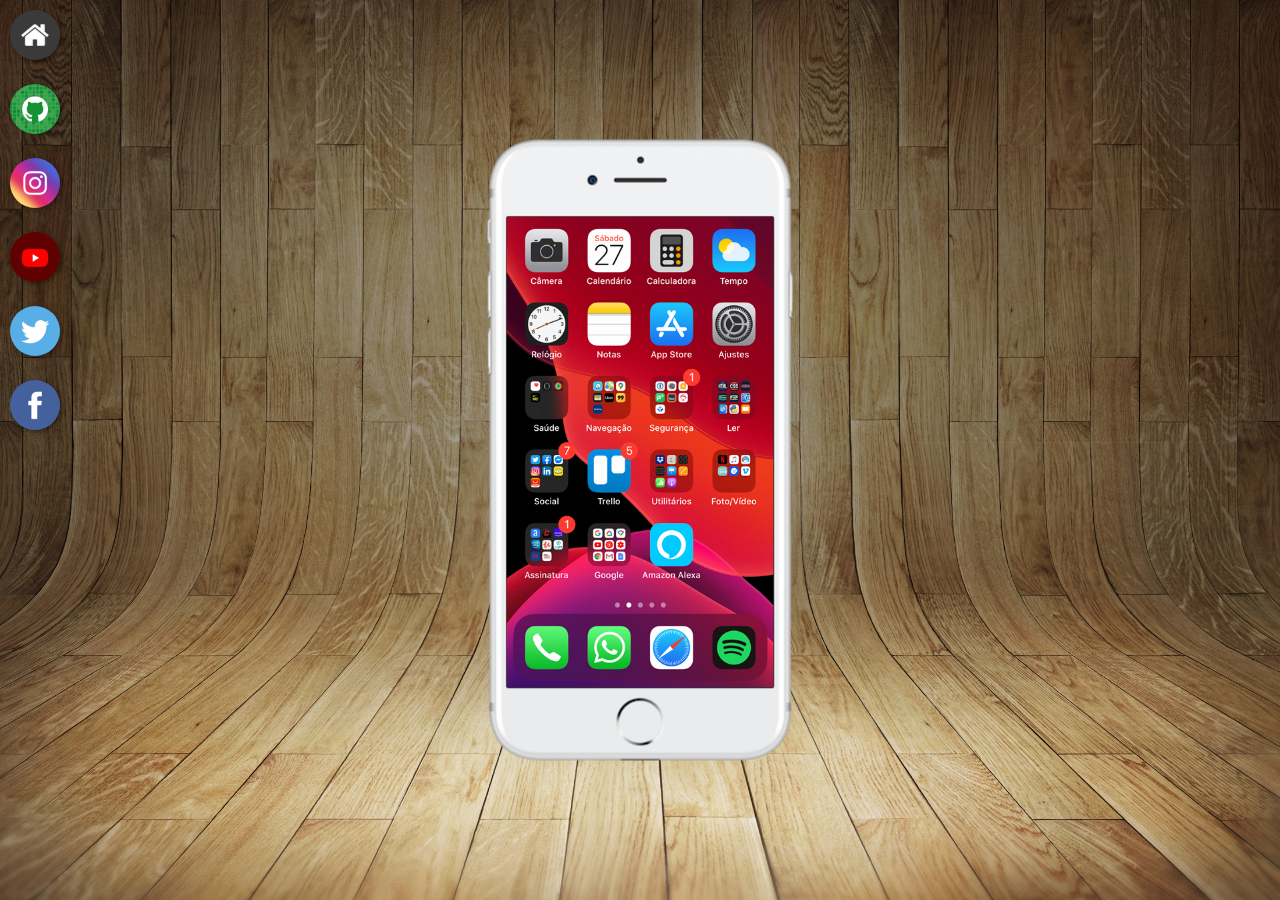
<file: index.html>
<!DOCTYPE html>
<html lang="pt-br">
<head>
    <meta charset="UTF-8">
    <meta http-equiv="X-UA-Compatible" content="IE=edge">
    <meta name="viewport" content="width=device-width, initial-scale=1.0">
    <link rel="shortcut icon" href="./favicon.ico" type="image/x-icon">
    <link rel="stylesheet" href="estilos/style.css">
    <title>Projeto Redes Sociais</title>
</head>
<body>
    <main>
        <section id="telefone">
            <iframe src="./home.html" name="tela" id="tela" frameborder="0">
                <p>Seu navegador não é compatível com esse recurso!</p>
            </iframe>
        </section>
        <section id="redes-sociais">
            <a href="./home.html" target="tela"><img src="./imagens/logo-home.jpg" alt="Home"></a> <br>
            <a href="./github.html" target="tela"><img src="./imagens/logo-github.jpg" alt="Github"></a> <br>
            <a href="./instagram.html" target="tela"><img src="./imagens/logo-instagram.jpg" alt="Instagram"></a> <br>
            <a href="./youtube.html" target="tela"><img src="./imagens/logo-youtube.jpg" alt="YouTube"></a> <br>
            <a href="./twitter.html" target="tela"><img src="./imagens/logo-twitter.jpg" alt="Twitter"></a> <br>
            <a href="./facebook.html" target="tela"><img src="./imagens/logo-facebook.jpg" alt="Facebook"></a>
        </section>
    </main>
</body>
</html>
</file>
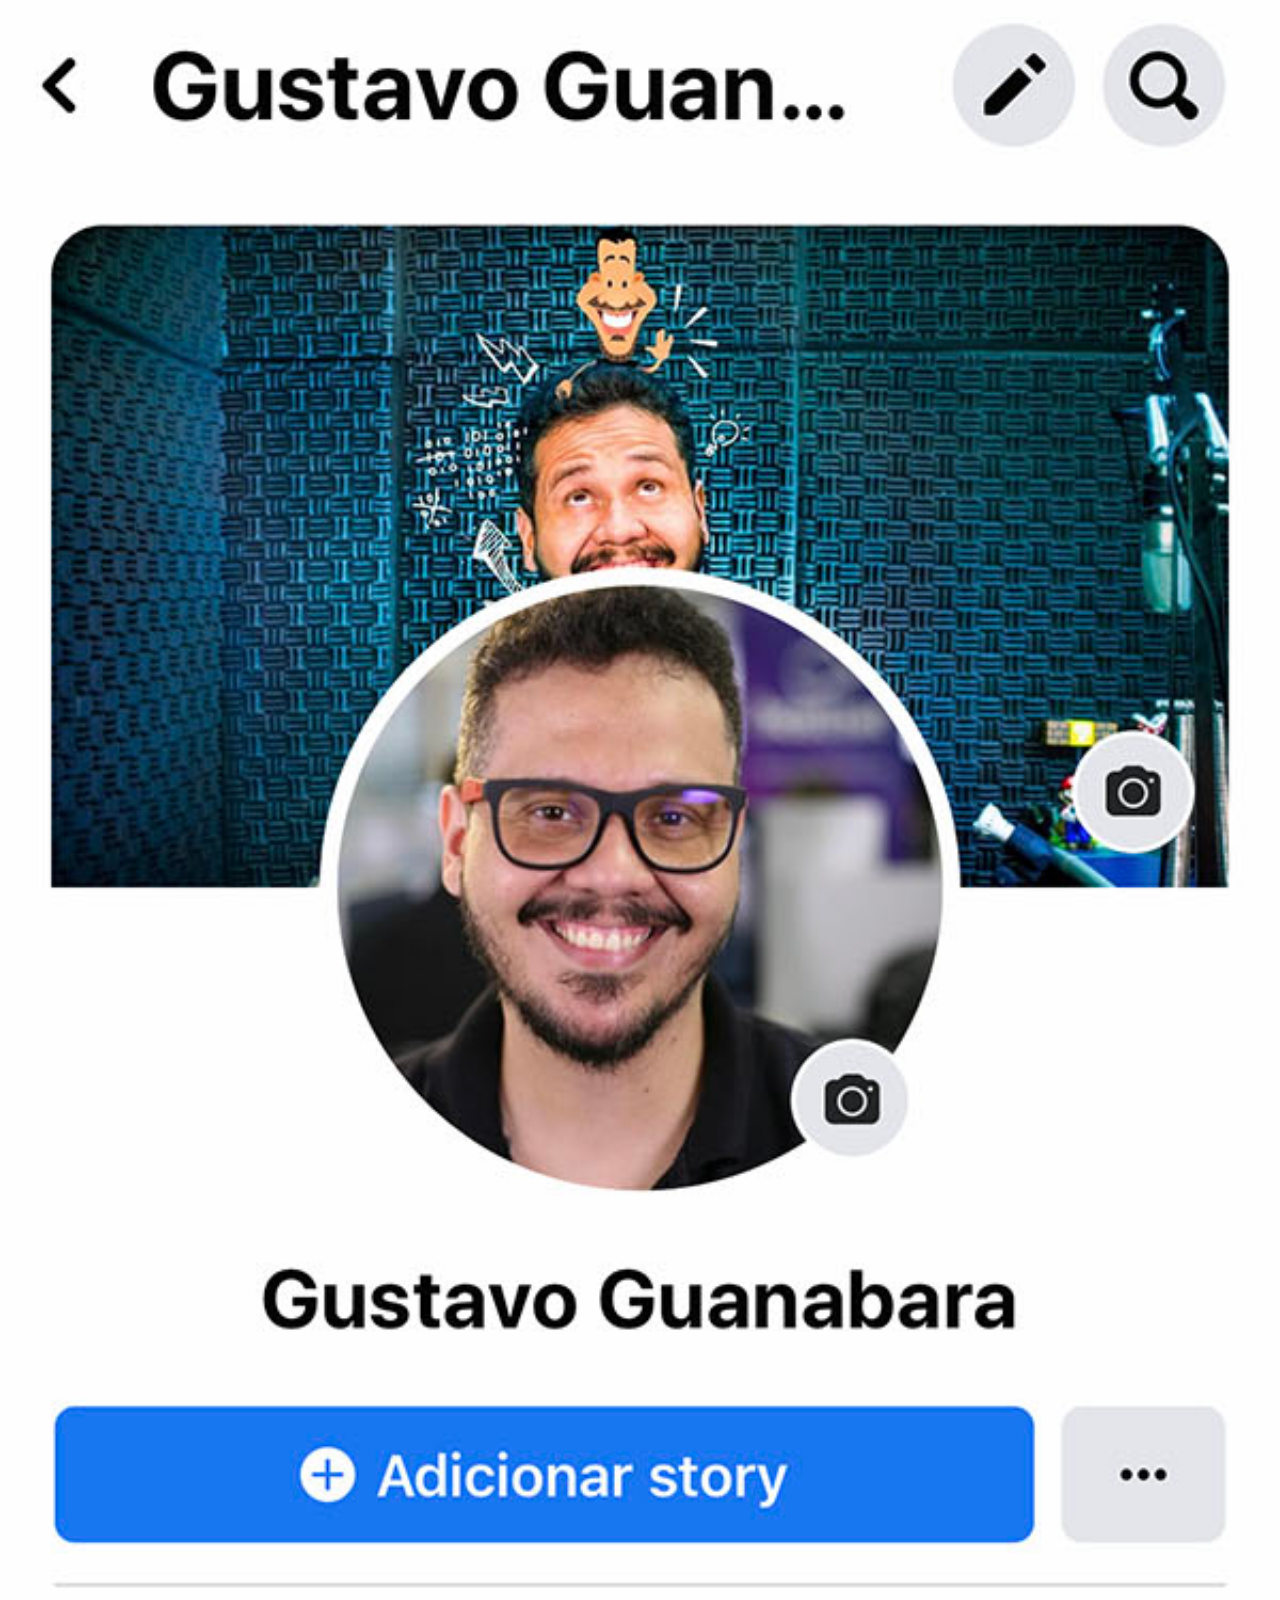
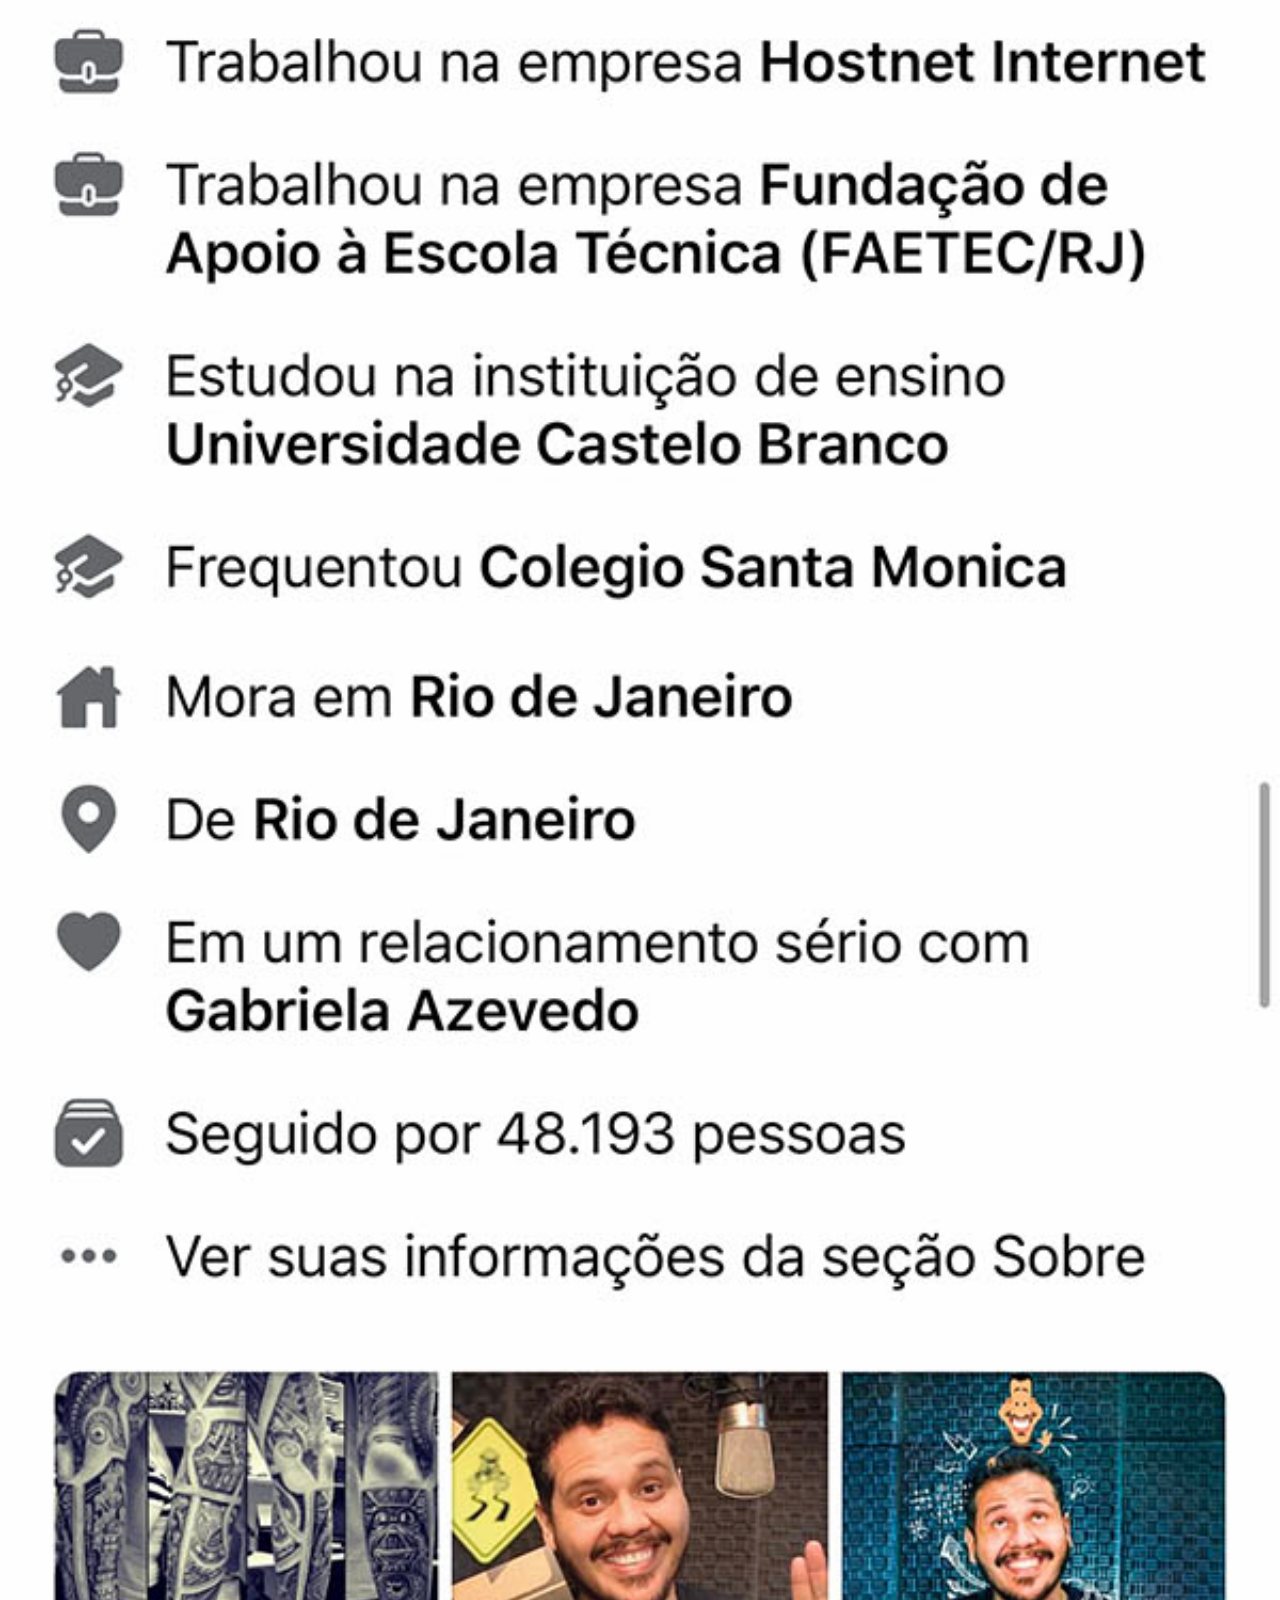
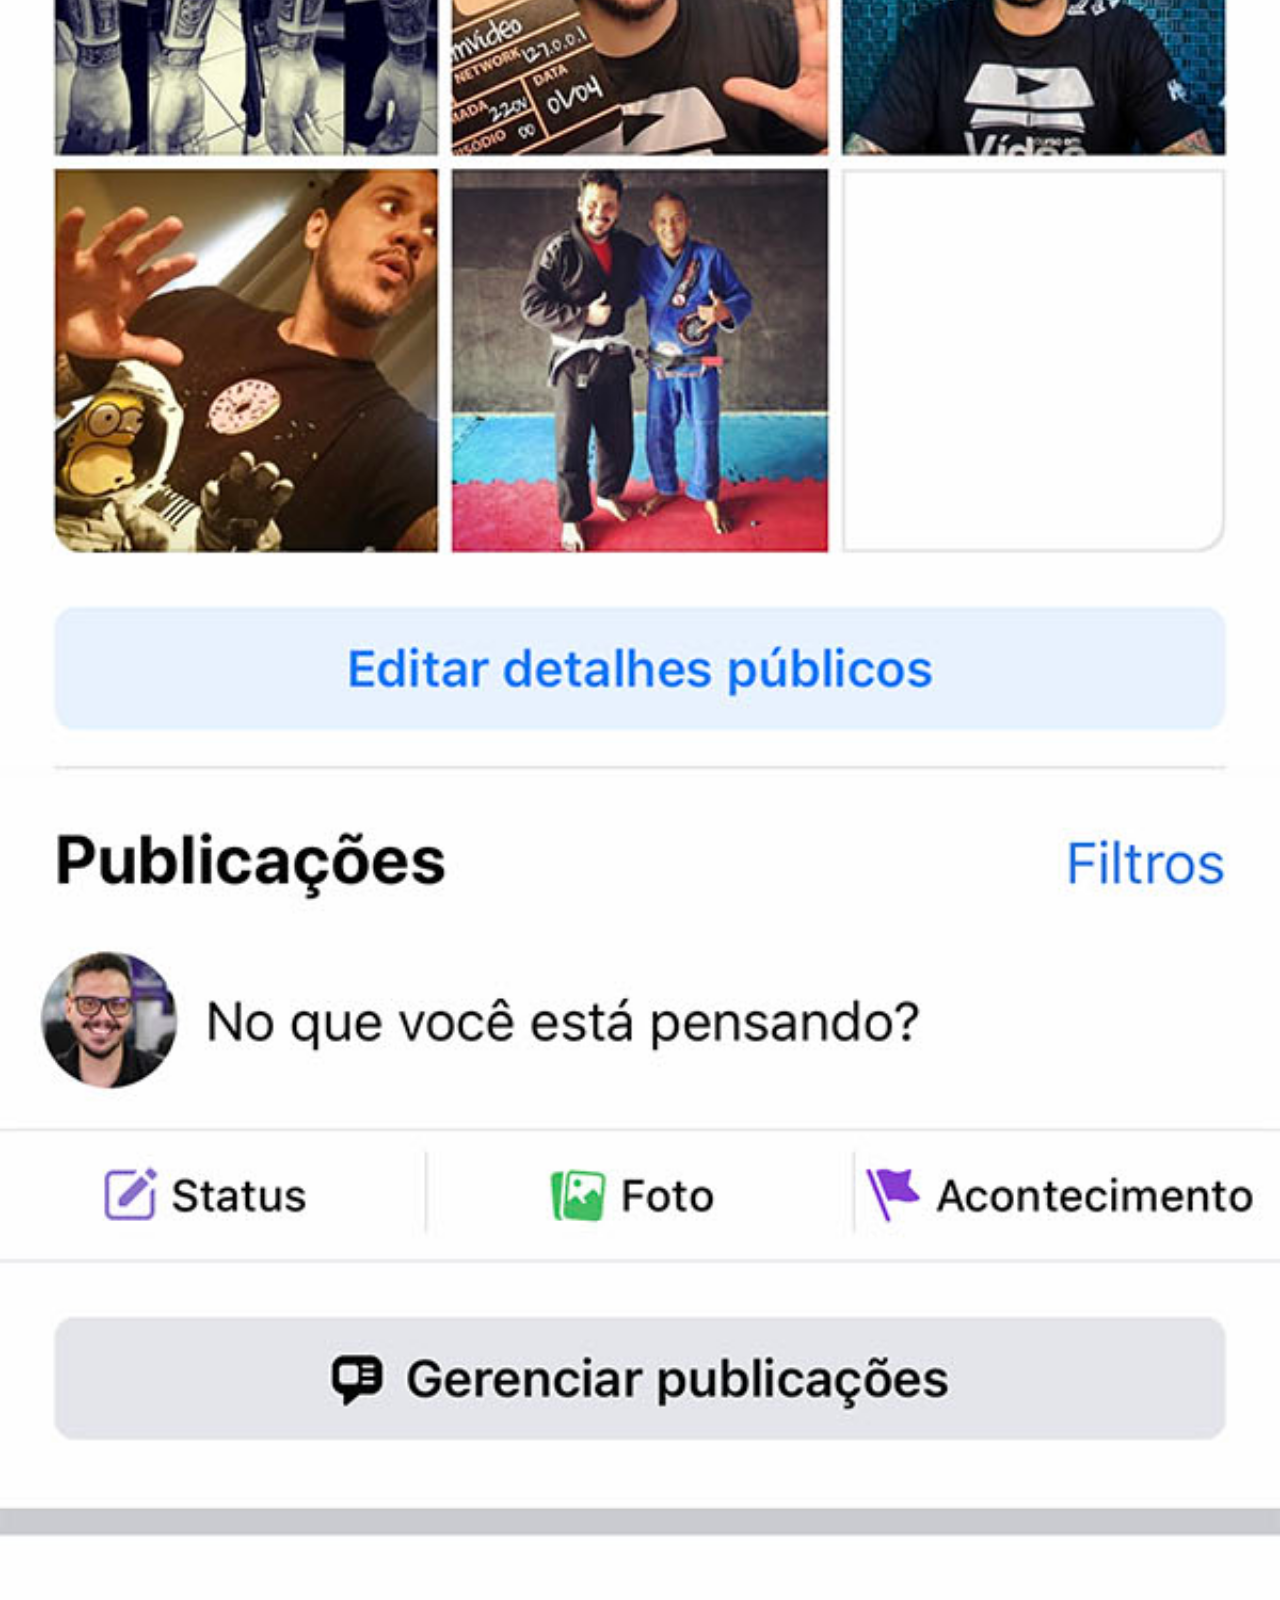
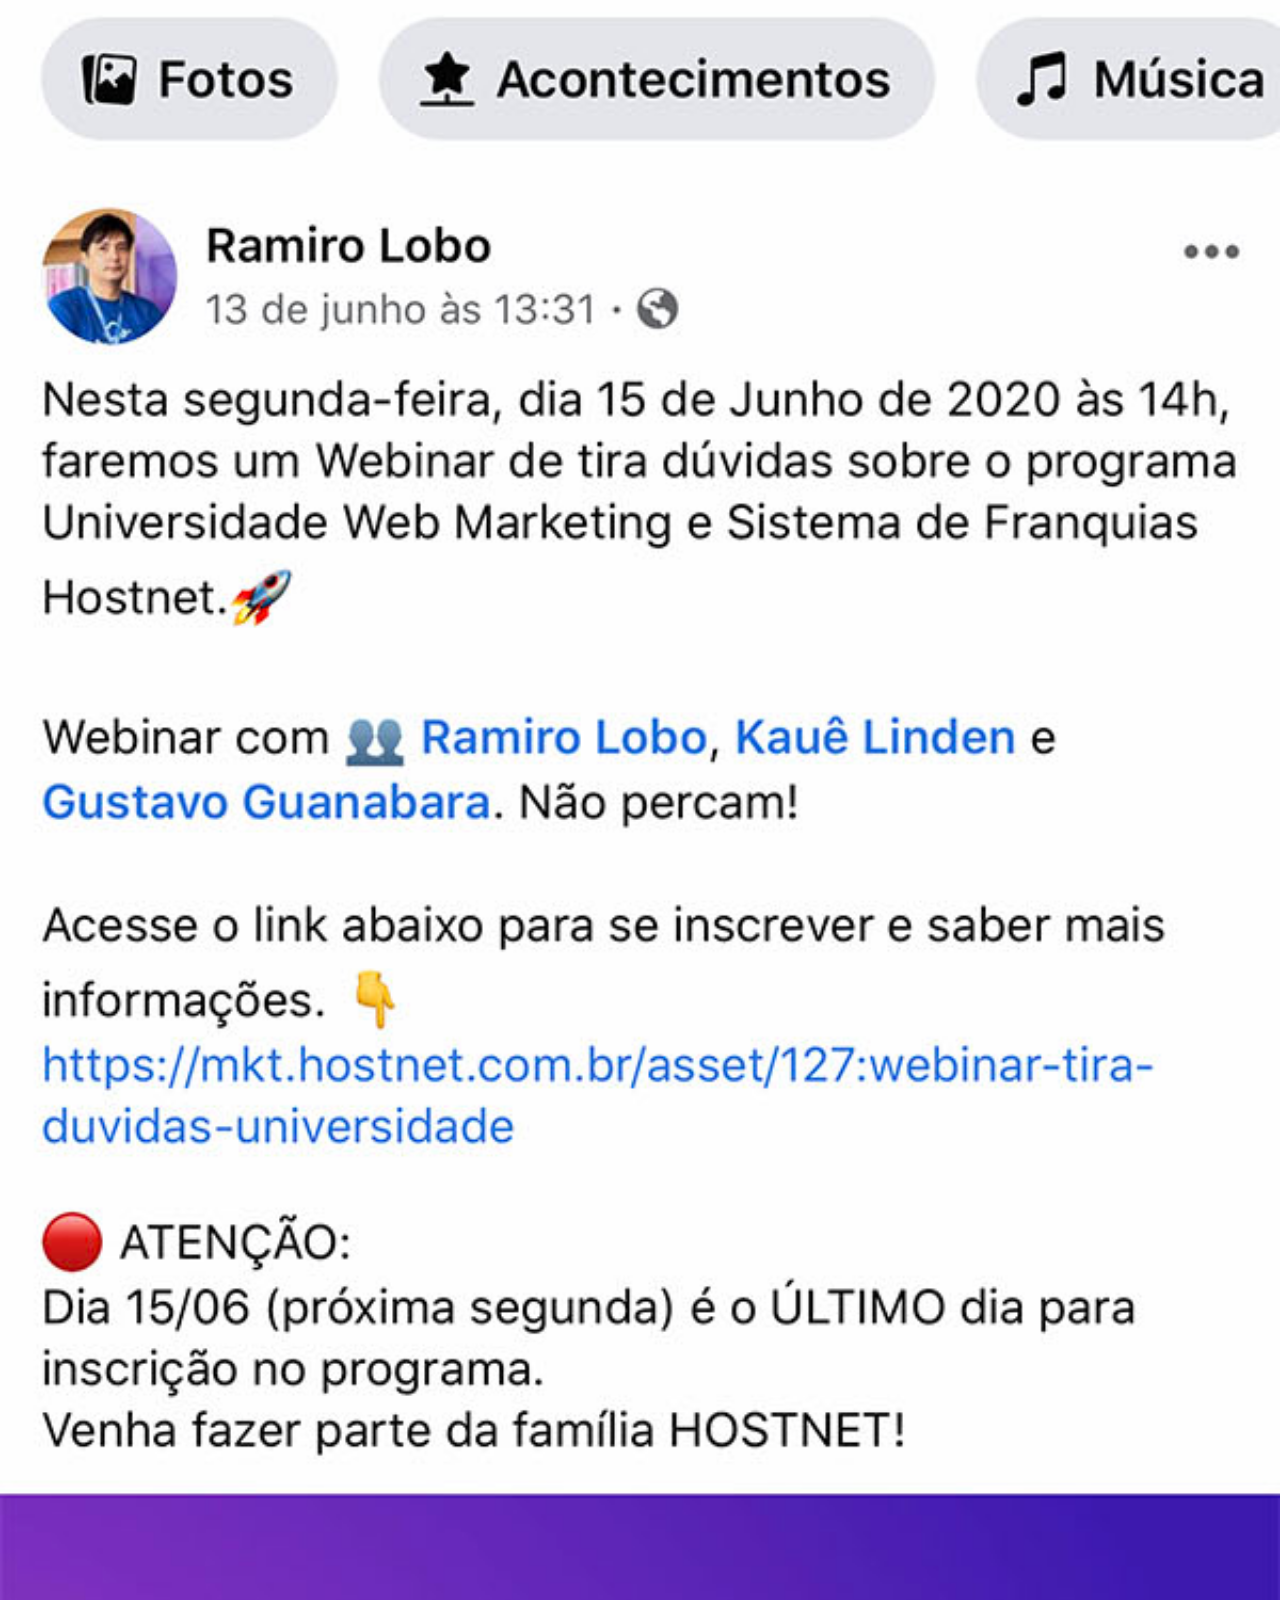
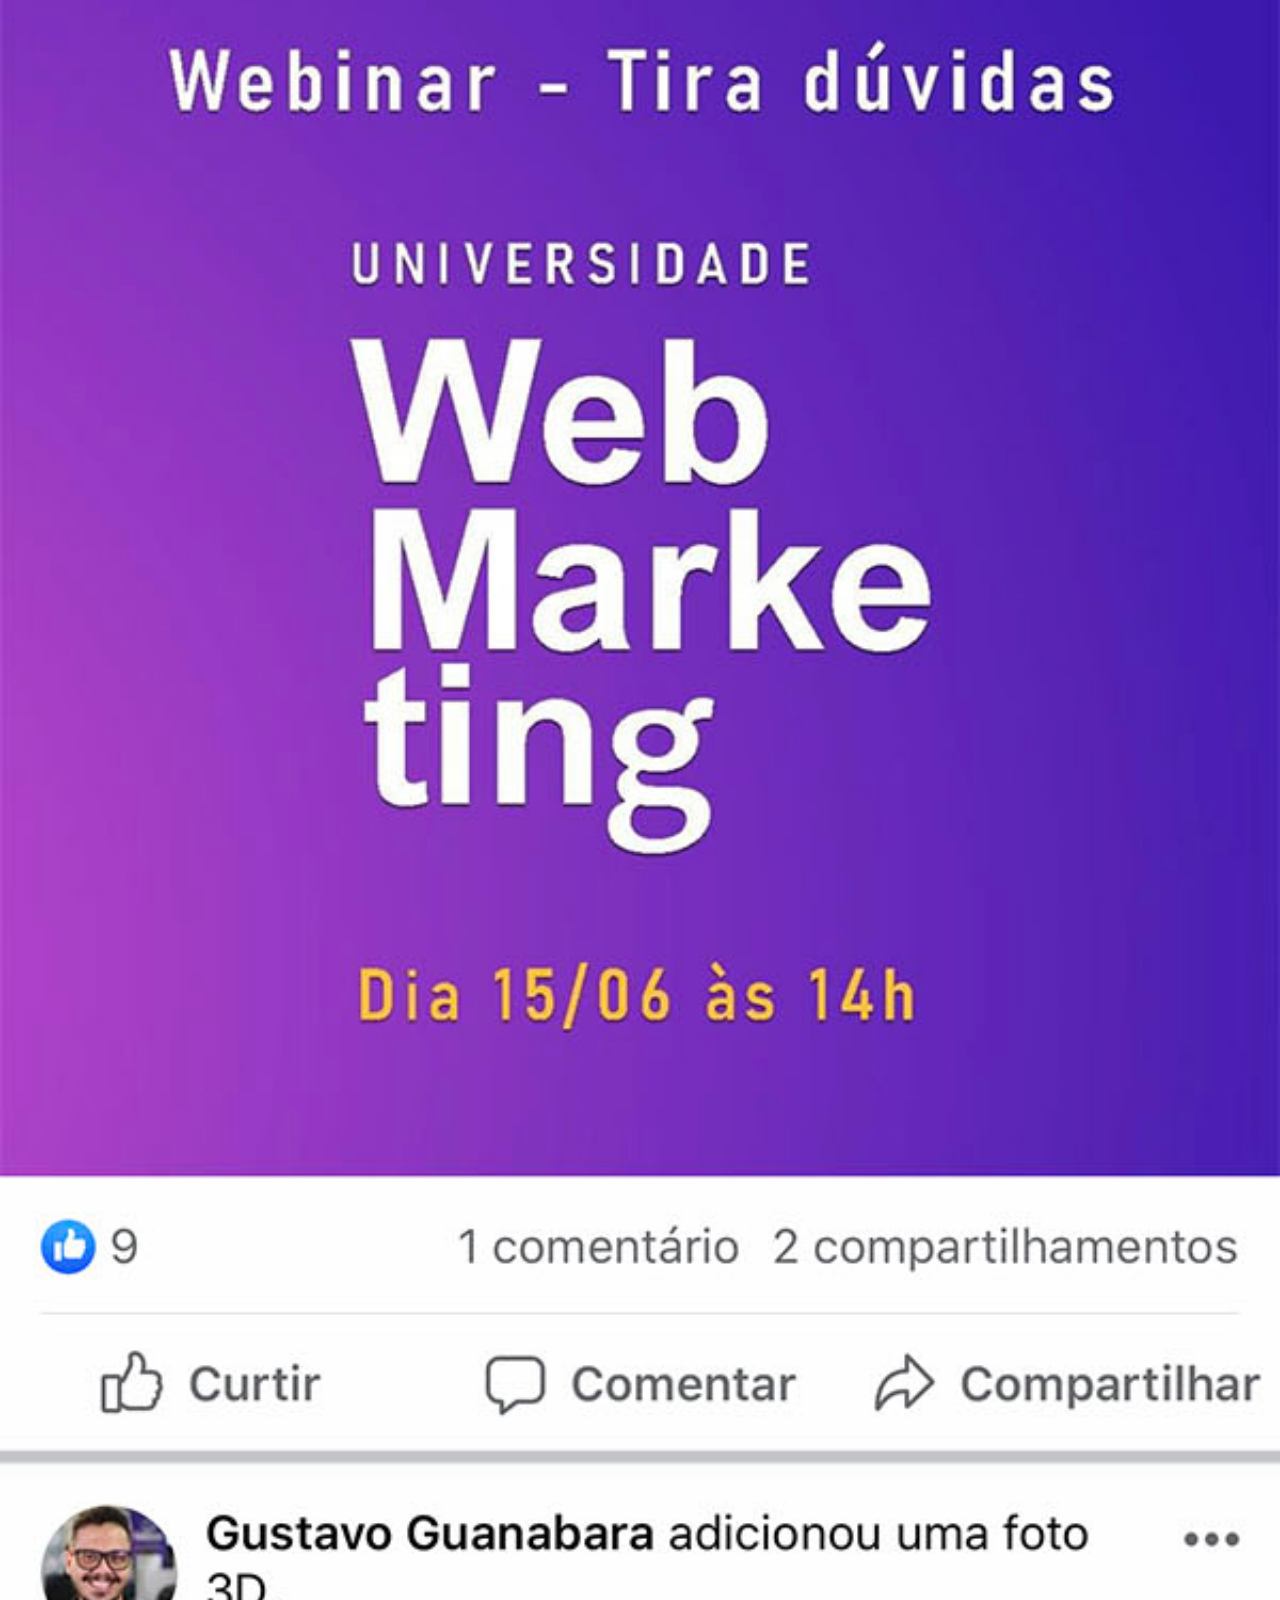
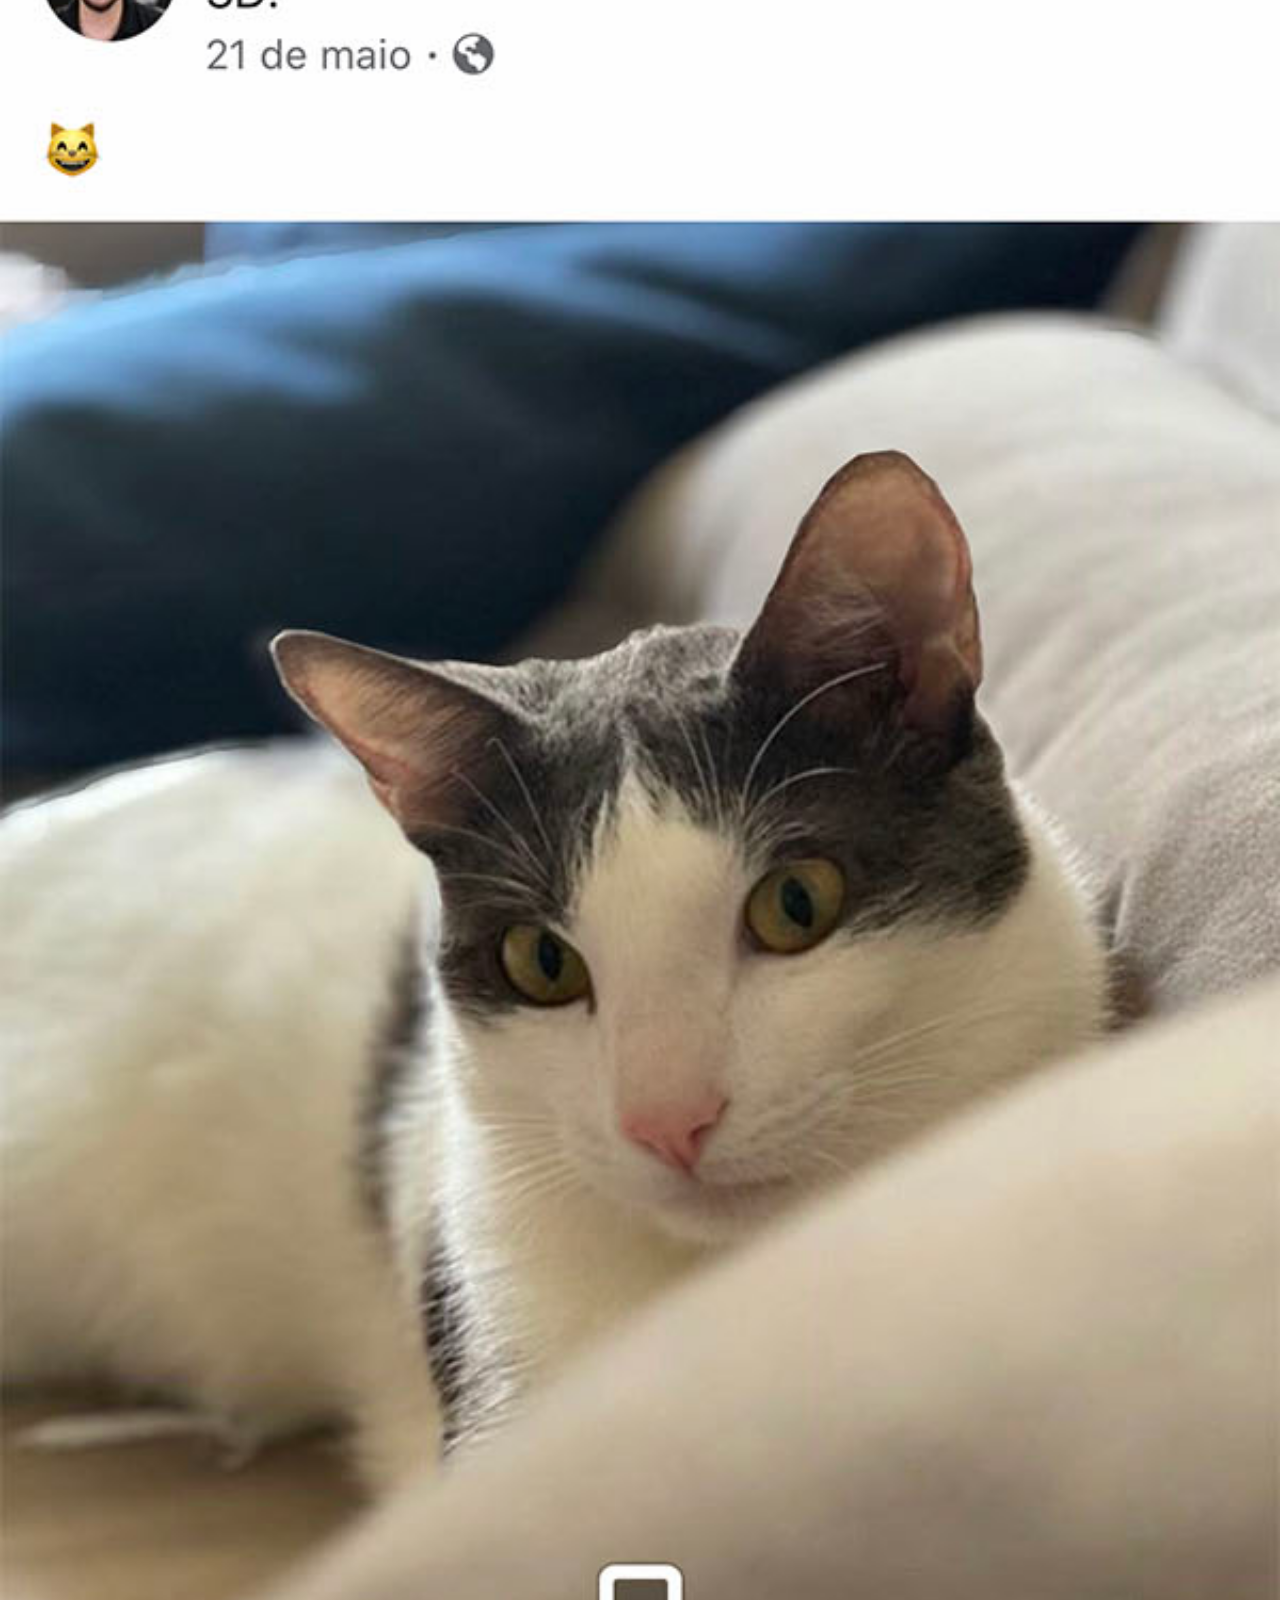
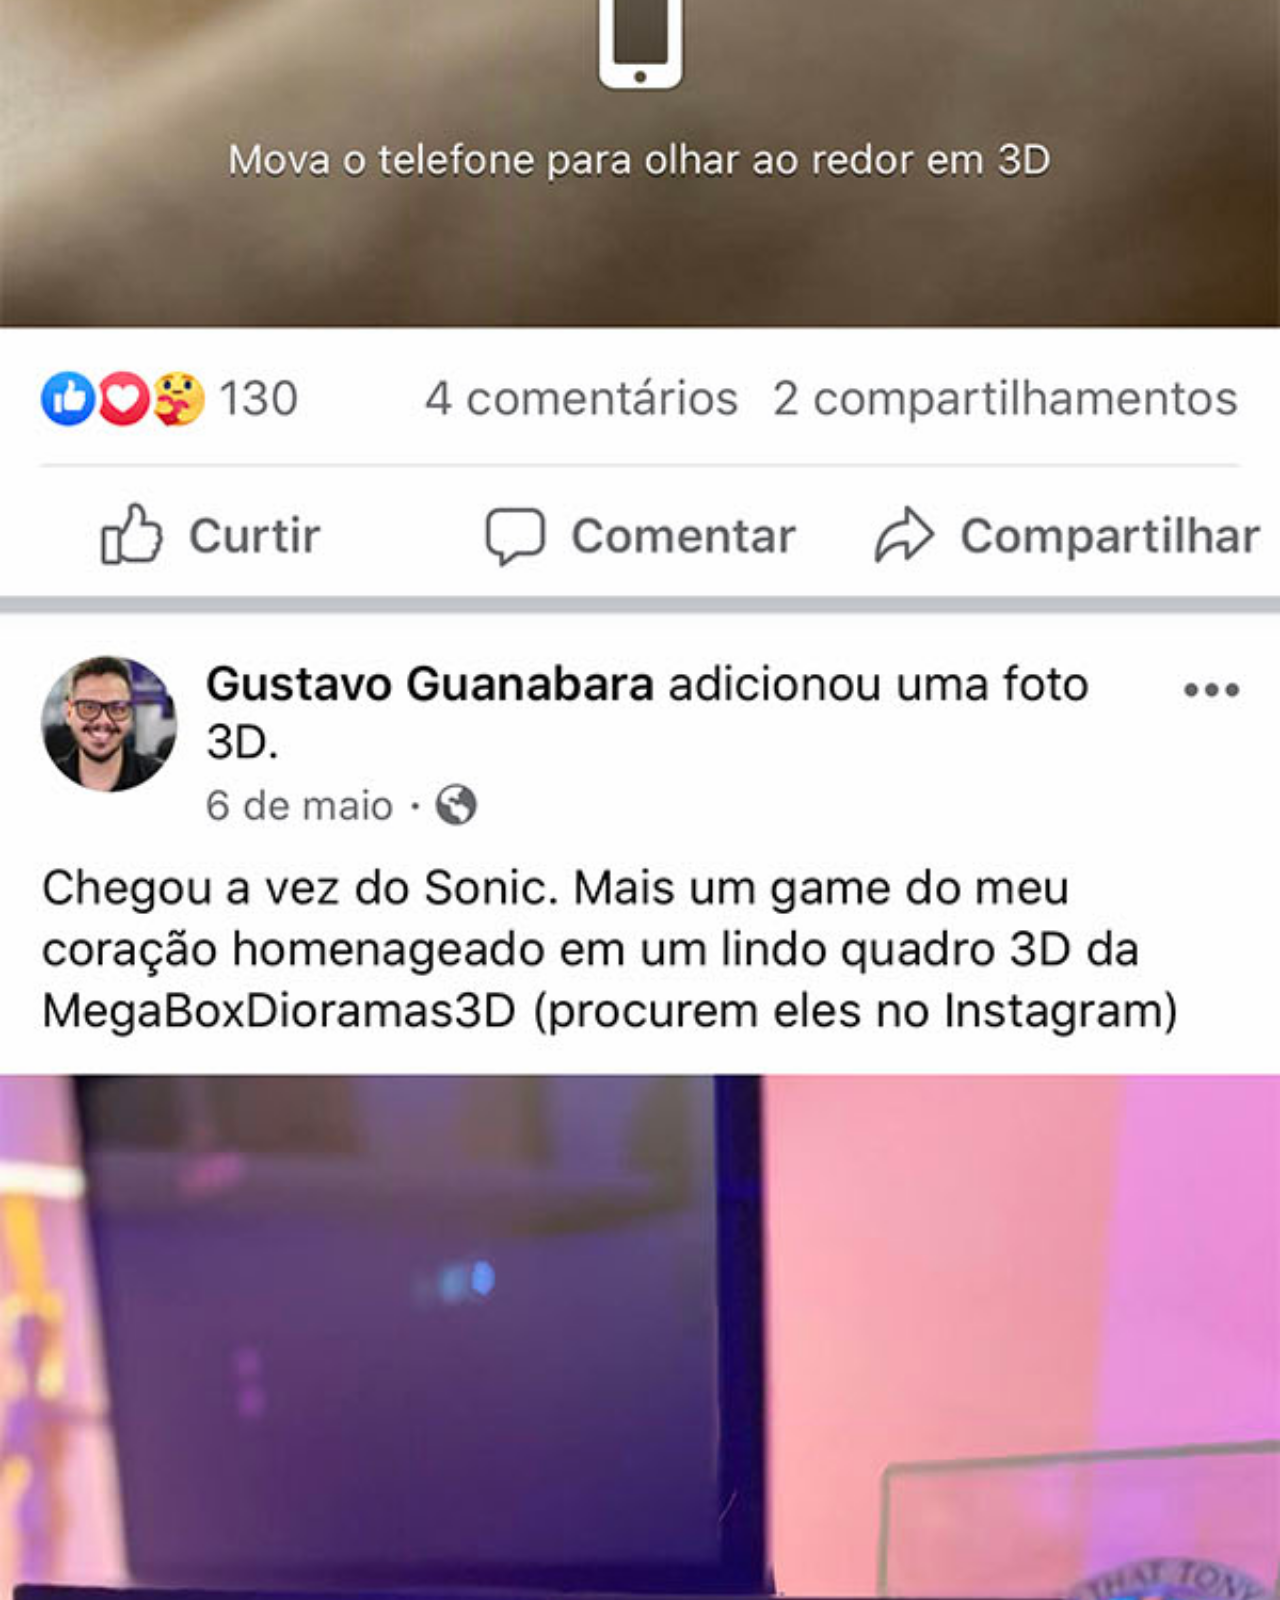
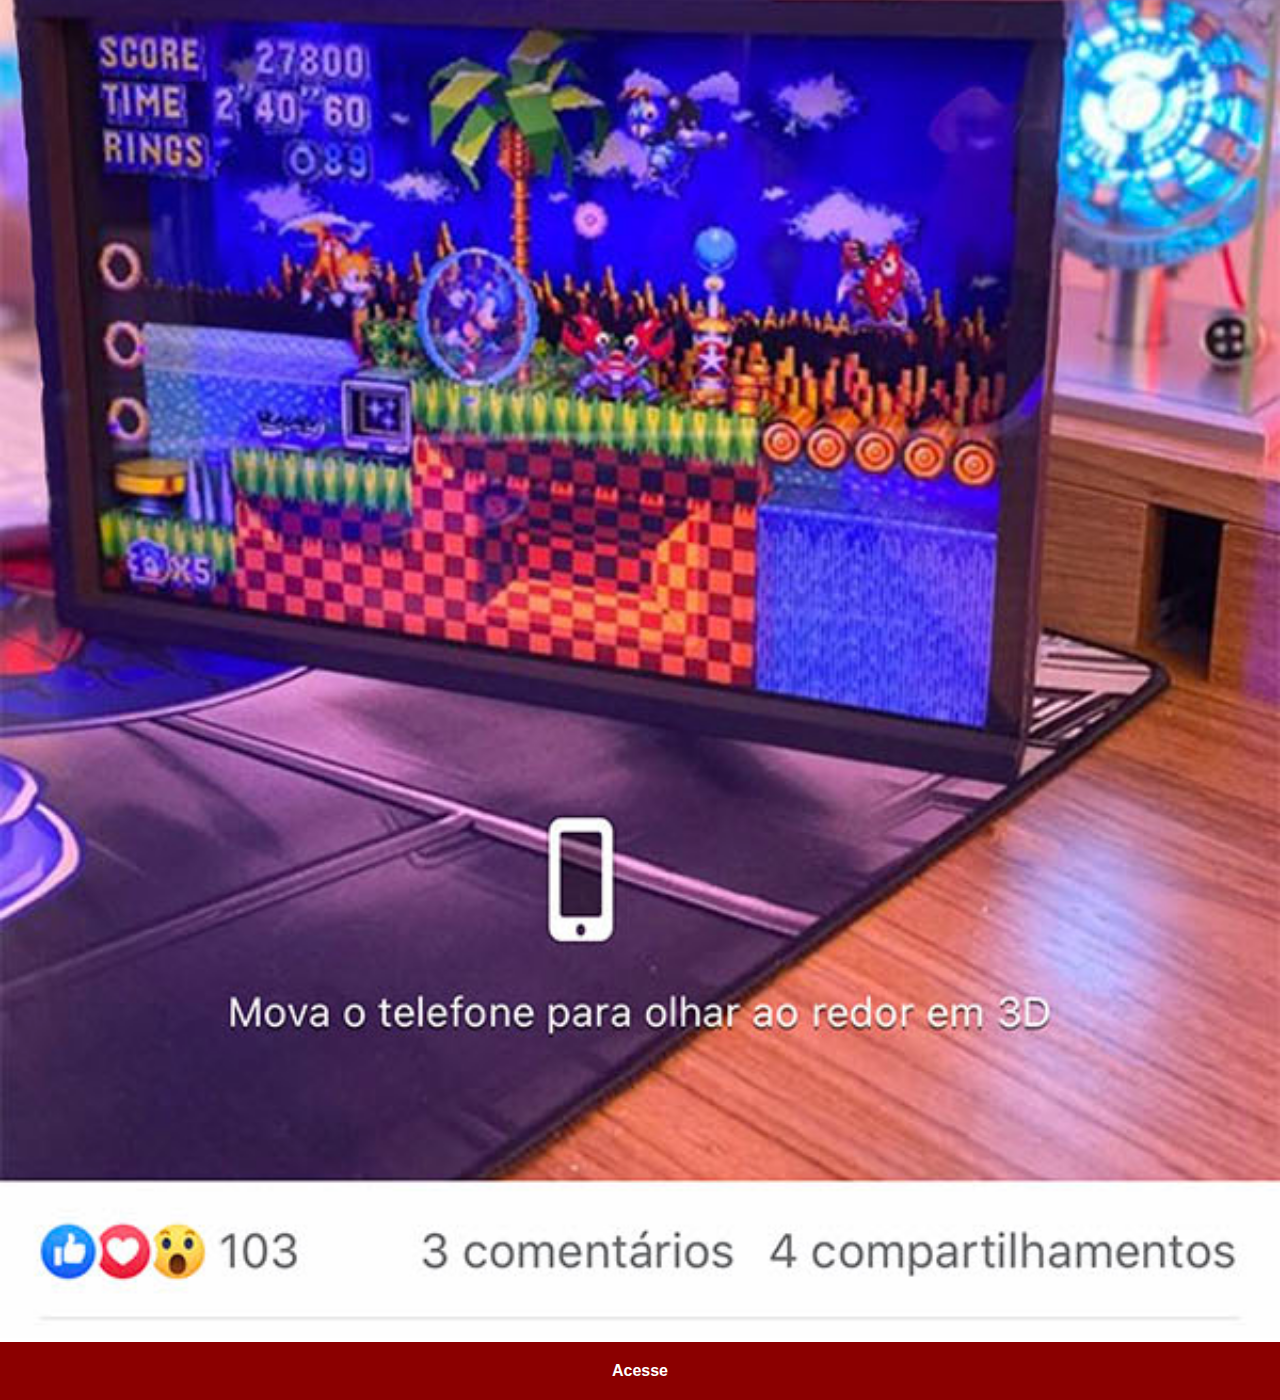
<file: facebook.html>
<!DOCTYPE html>
<html lang="pt-br">
<head>
    <meta charset="UTF-8">
    <meta http-equiv="X-UA-Compatible" content="IE=edge">
    <meta name="viewport" content="width=device-width, initial-scale=1.0">
    <link rel="stylesheet" href="estilos/social.css">
    <title>Document</title>
</head>
<body>
    <img src="./imagens/tela-facebook.jpg" alt="Facebook">
    <a href="https://www.facebook.com/gustavoguanabara/?locale=pt_BR" target="_blank">Acesse</a>
</body>
</html>
</file>
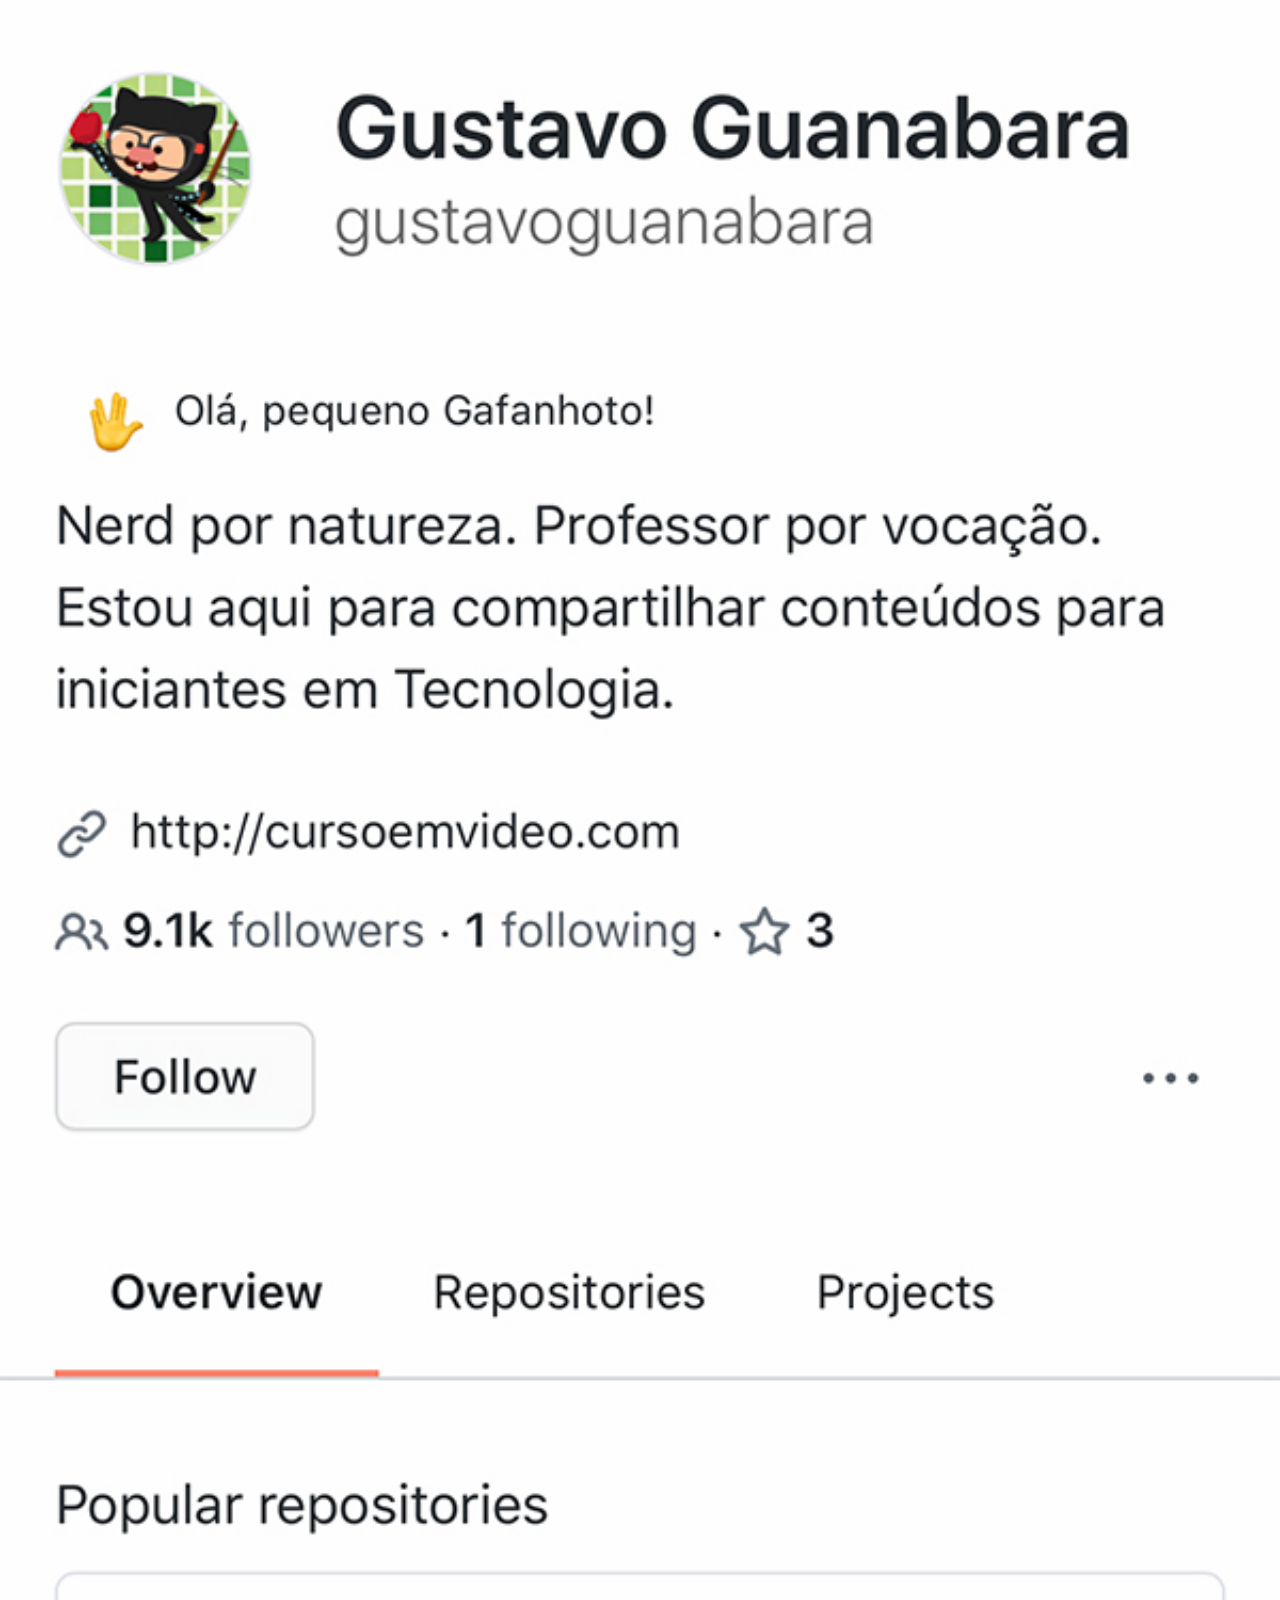
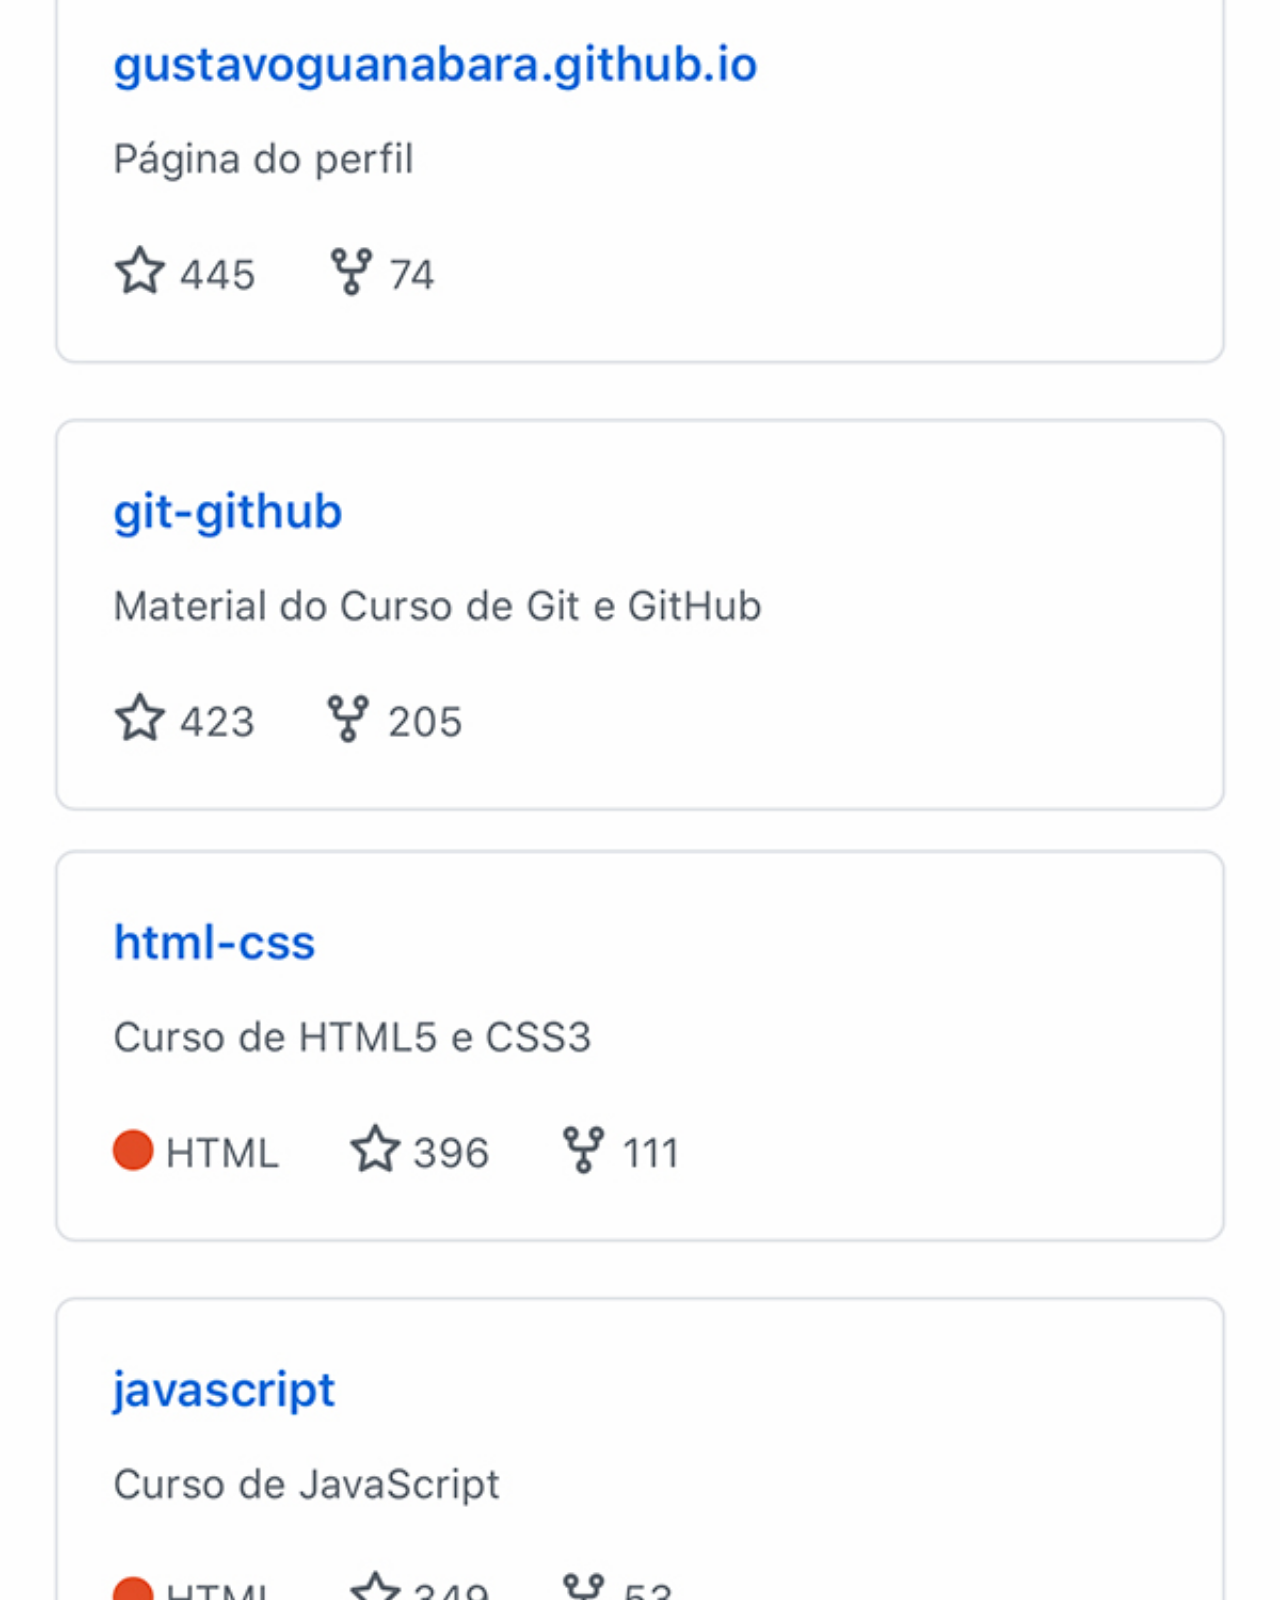
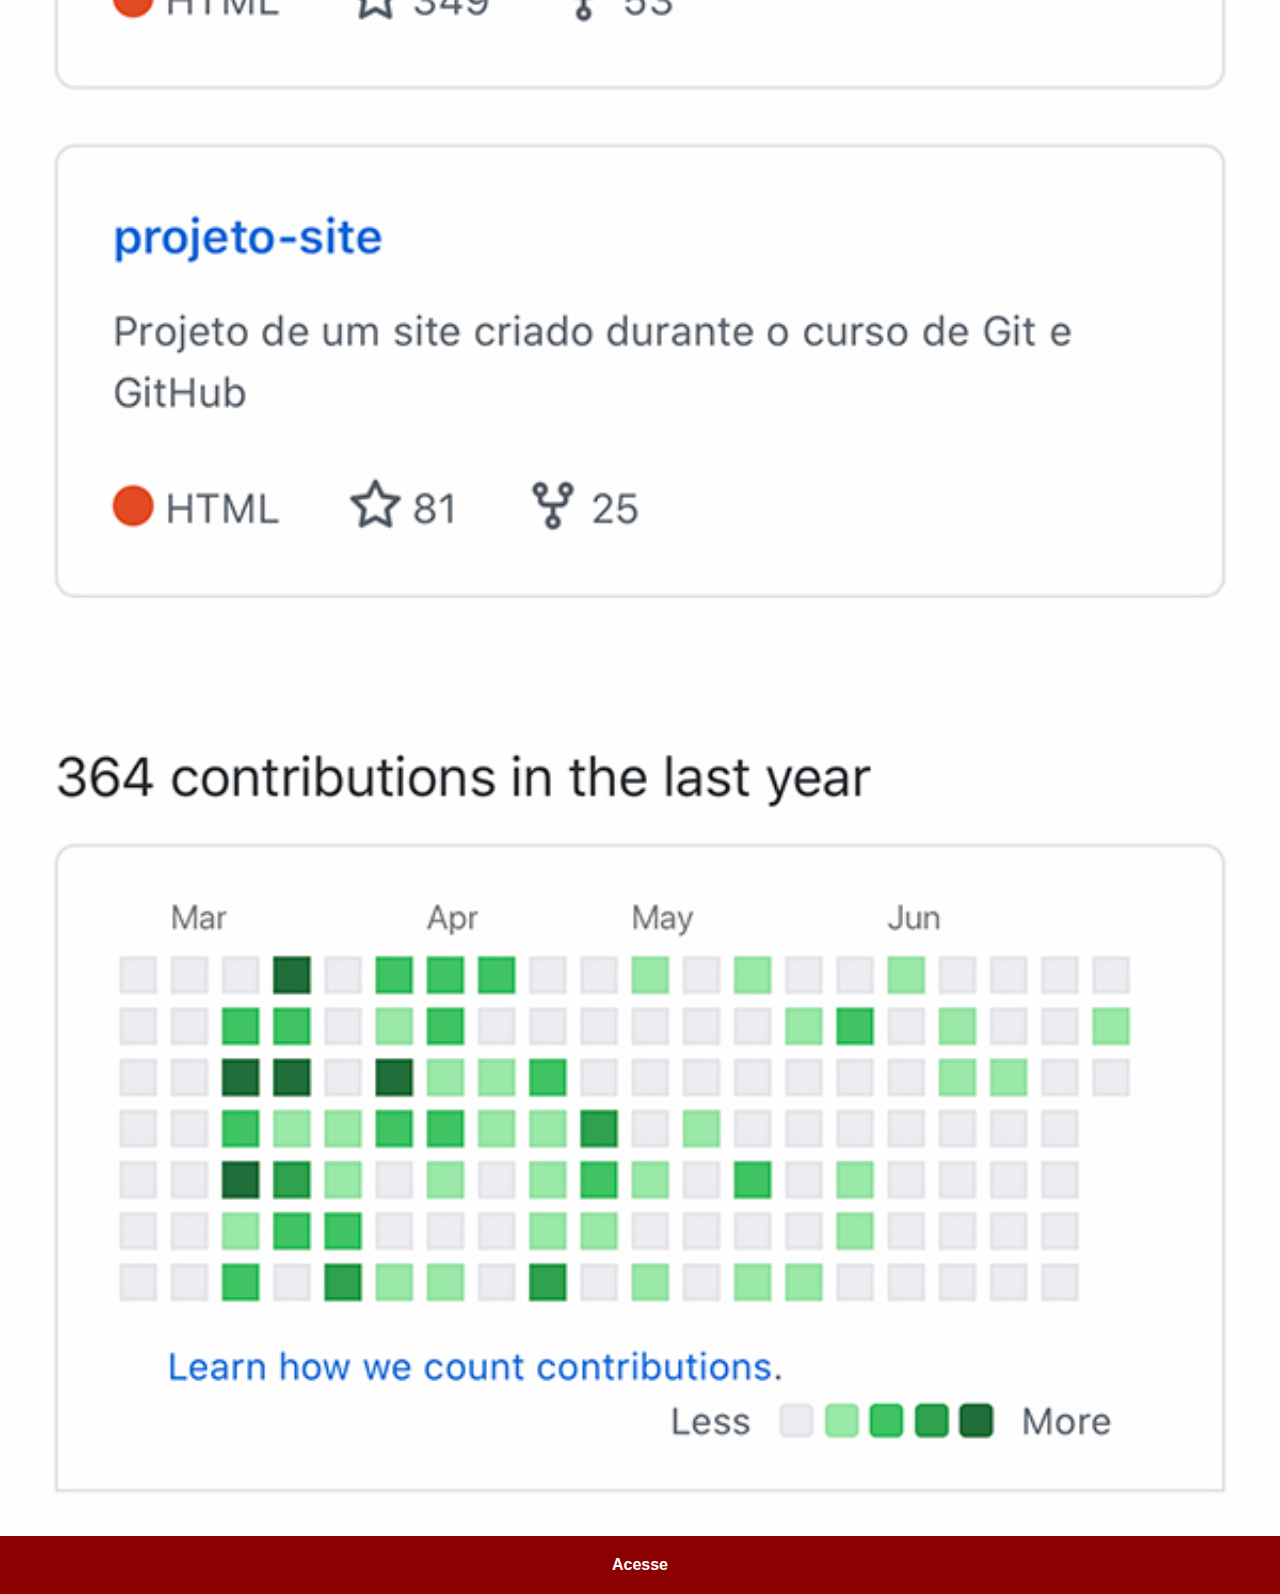
<file: github.html>
<!DOCTYPE html>
<html lang="pt-br">
<head>
    <meta charset="UTF-8">
    <meta http-equiv="X-UA-Compatible" content="IE=edge">
    <meta name="viewport" content="width=device-width, initial-scale=1.0">
    <link rel="stylesheet" href="./estilos/social.css">
    <title>Github</title>
</head>
<body>
    <img src="./imagens/tela-github.jpg" alt="GitHub">
    <a href="https://github.com/gustavoguanabara/" target="_blank">Acesse</a>
</body>
</html>
</file>
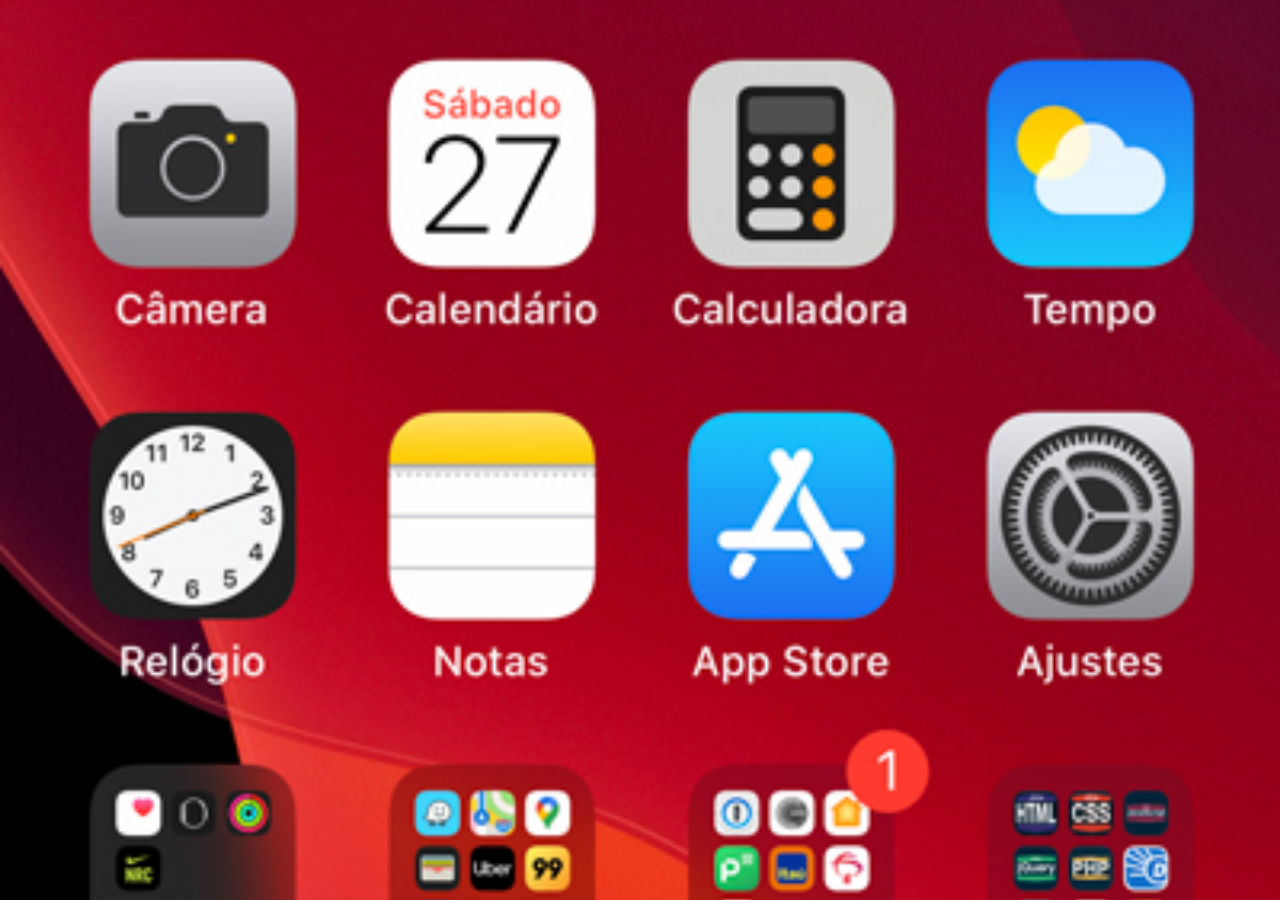
<file: home.html>
<!DOCTYPE html>
<html lang="pt-br">
<head>
    <meta charset="UTF-8">
    <meta http-equiv="X-UA-Compatible" content="IE=edge">
    <meta name="viewport" content="width=device-width, initial-scale=1.0">
    <title>Home</title>
</head>
<style>
    *{
        margin: 0px;
        padding: 0px;
    }

    body{
        height: 100vh;
        width: 100vw;
        background: black url('./imagens/tela-home.jpg') no-repeat top center;
        background-size: cover;
    }
</style>
<body>
    
</body>
</html>
</file>
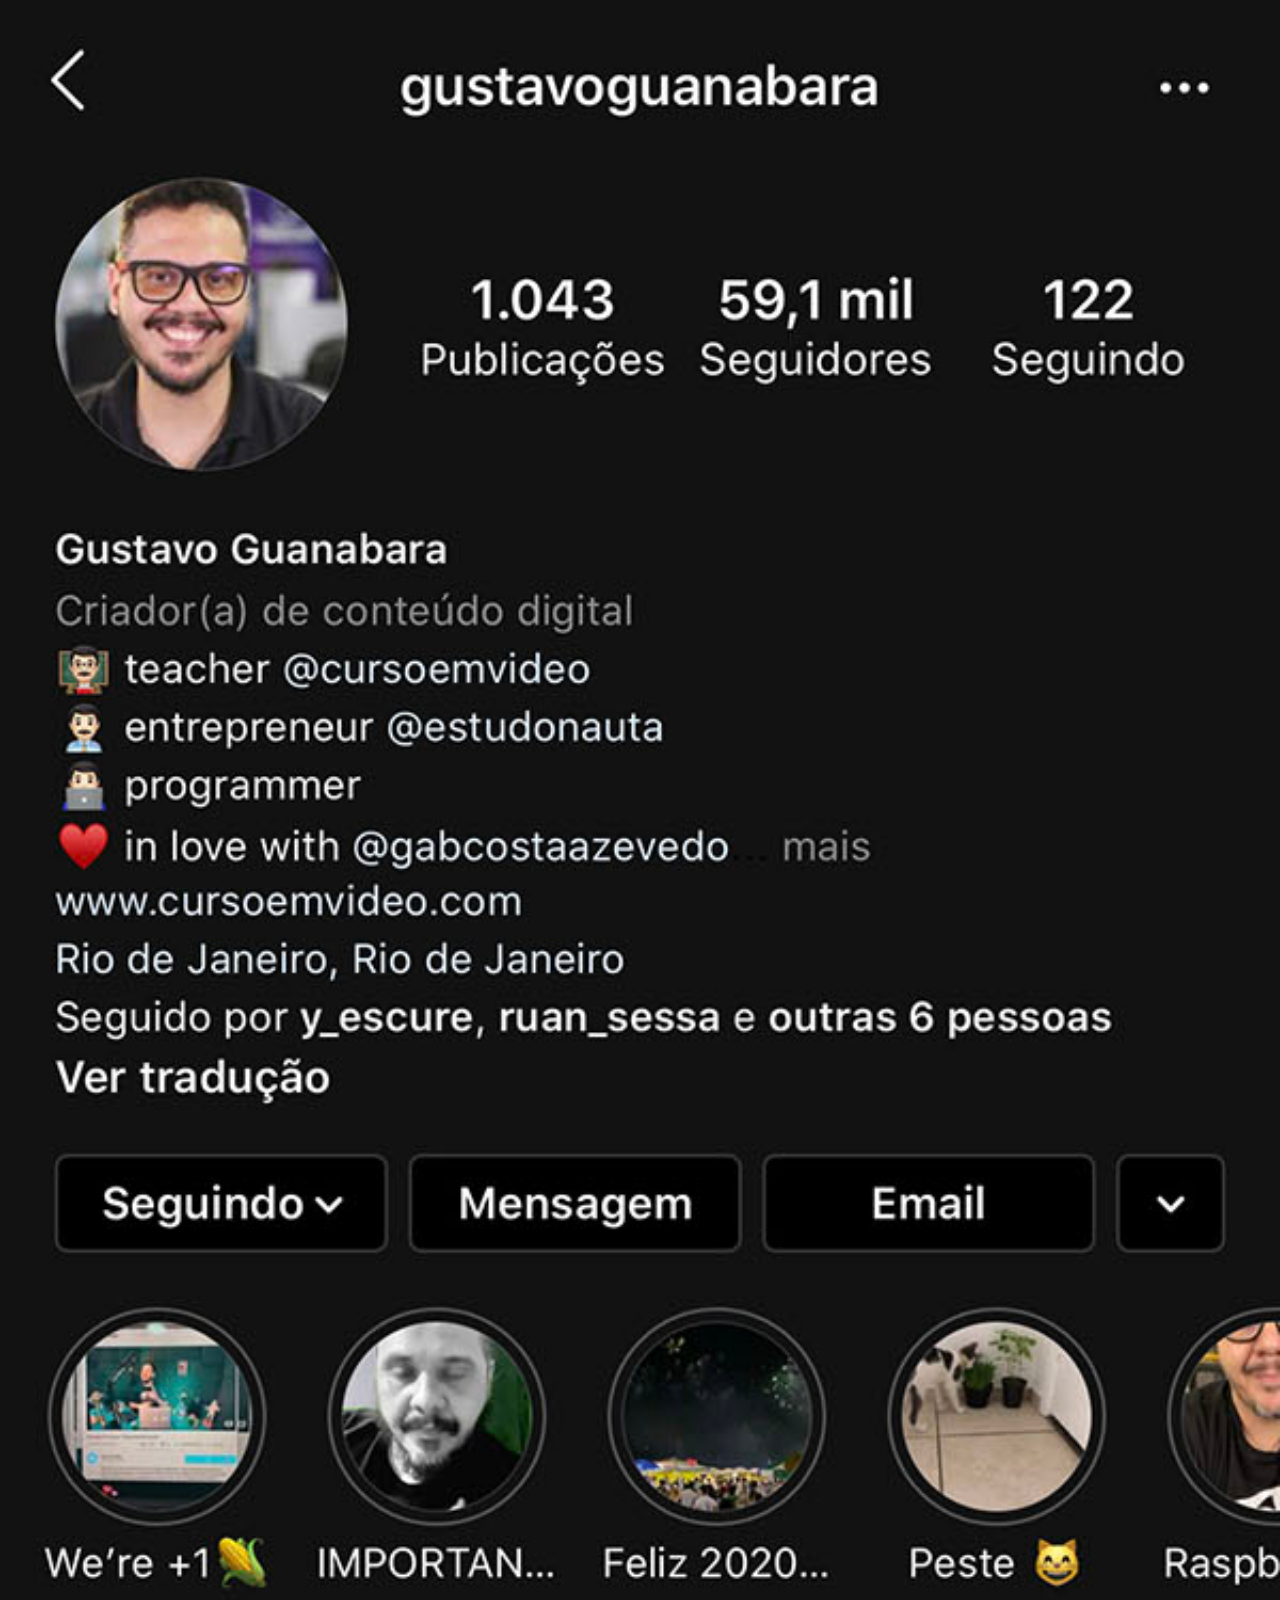
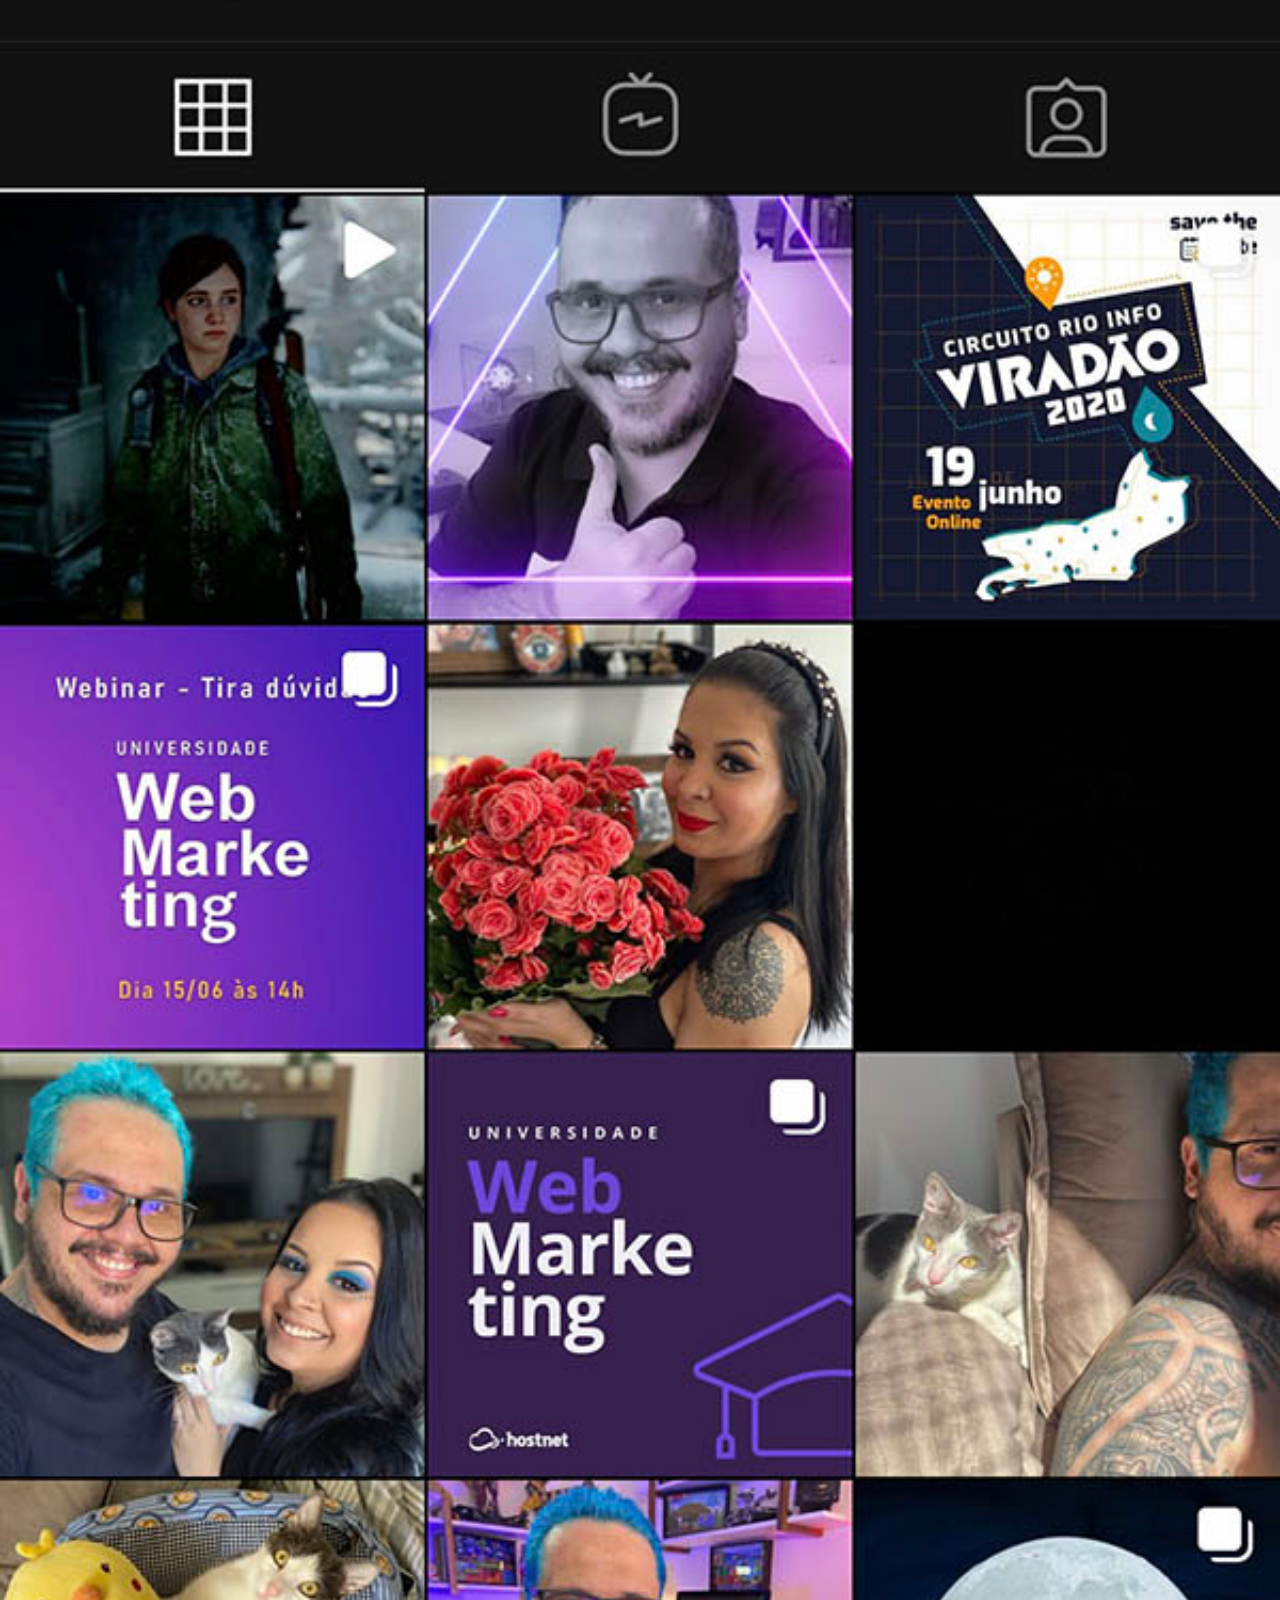
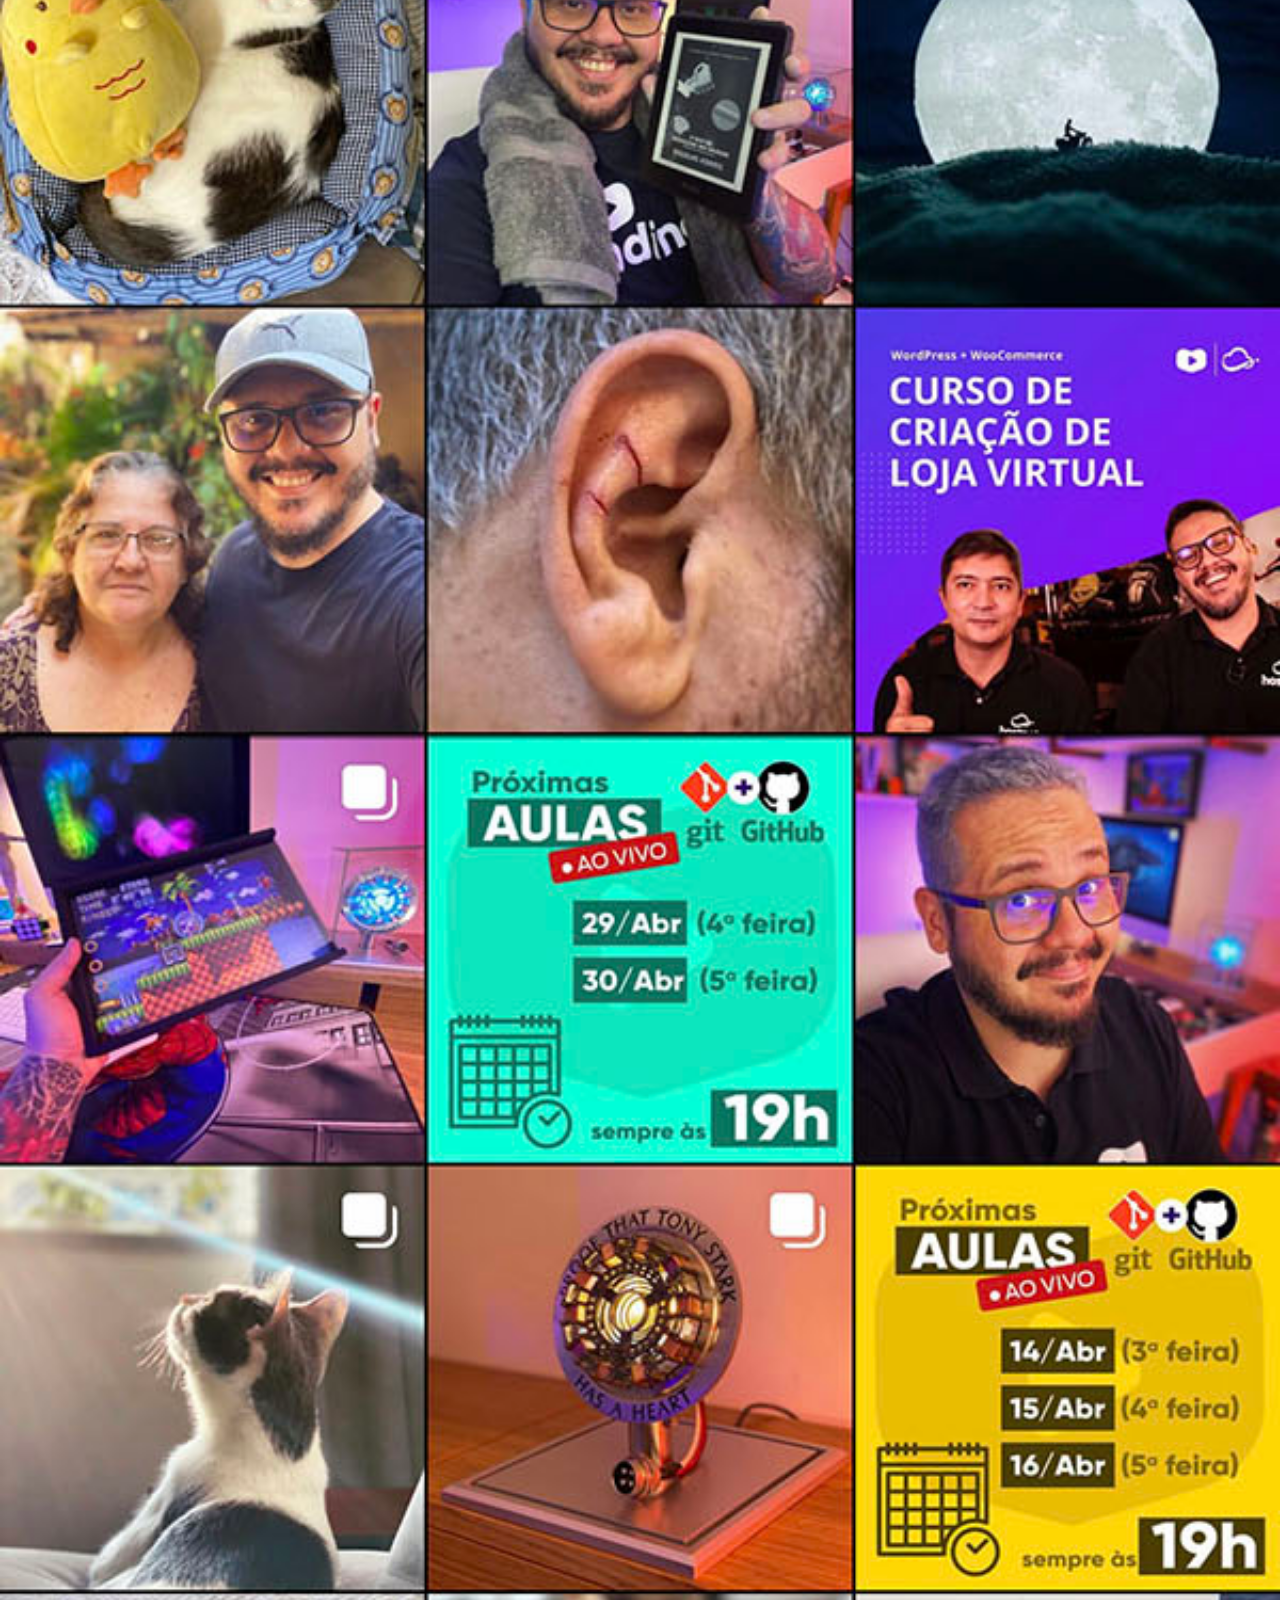
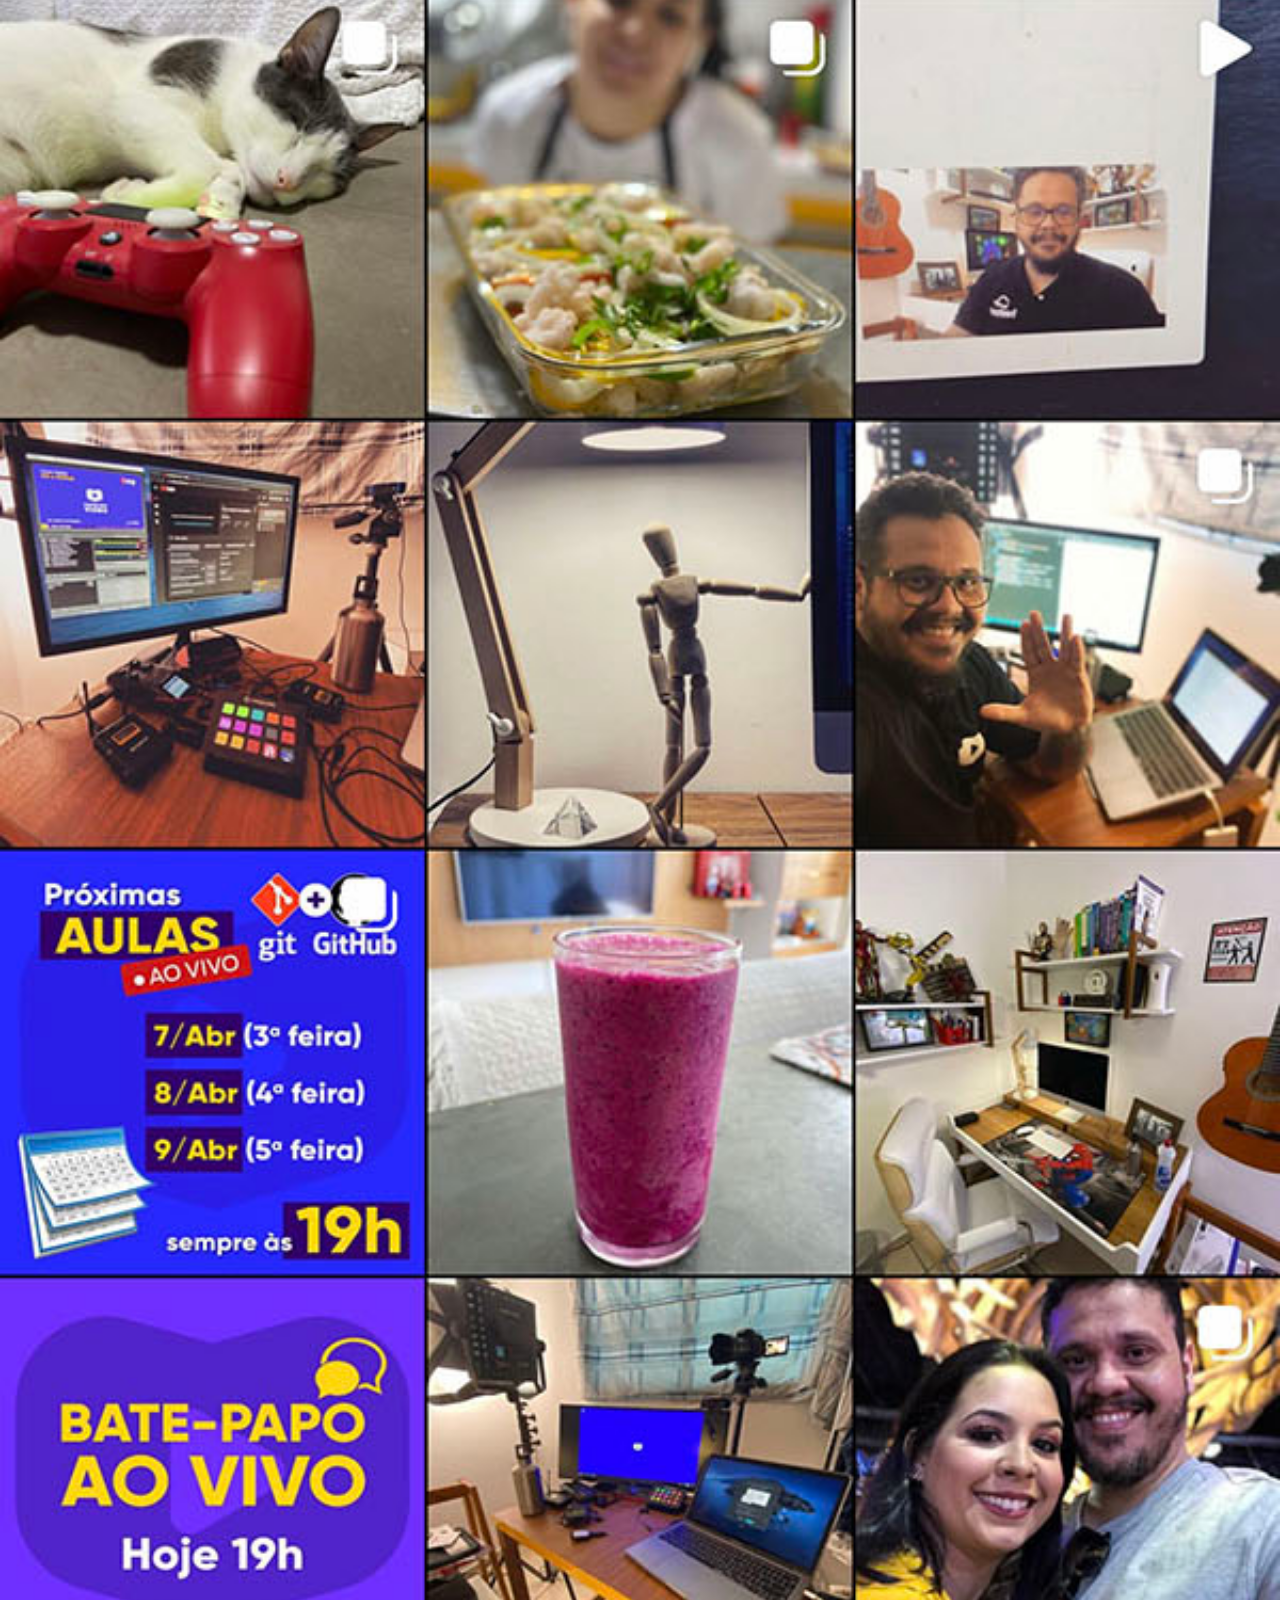
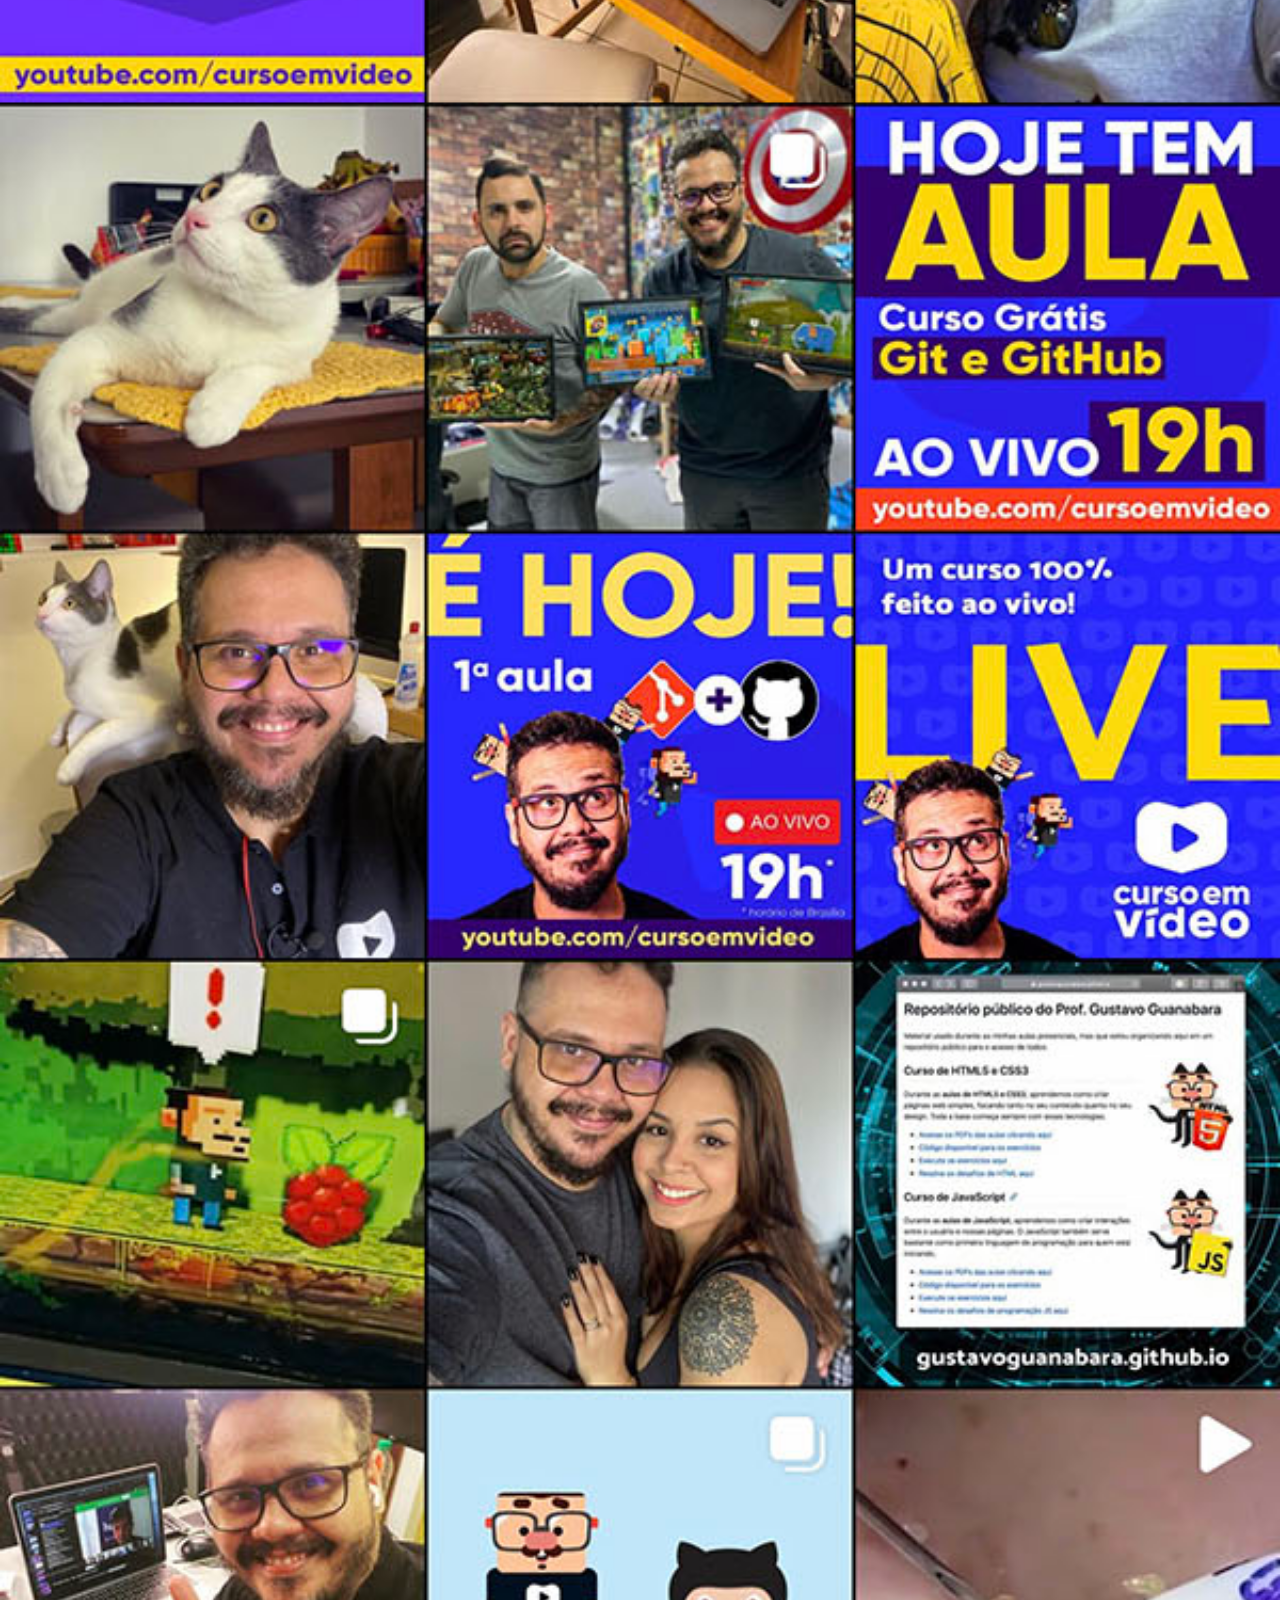
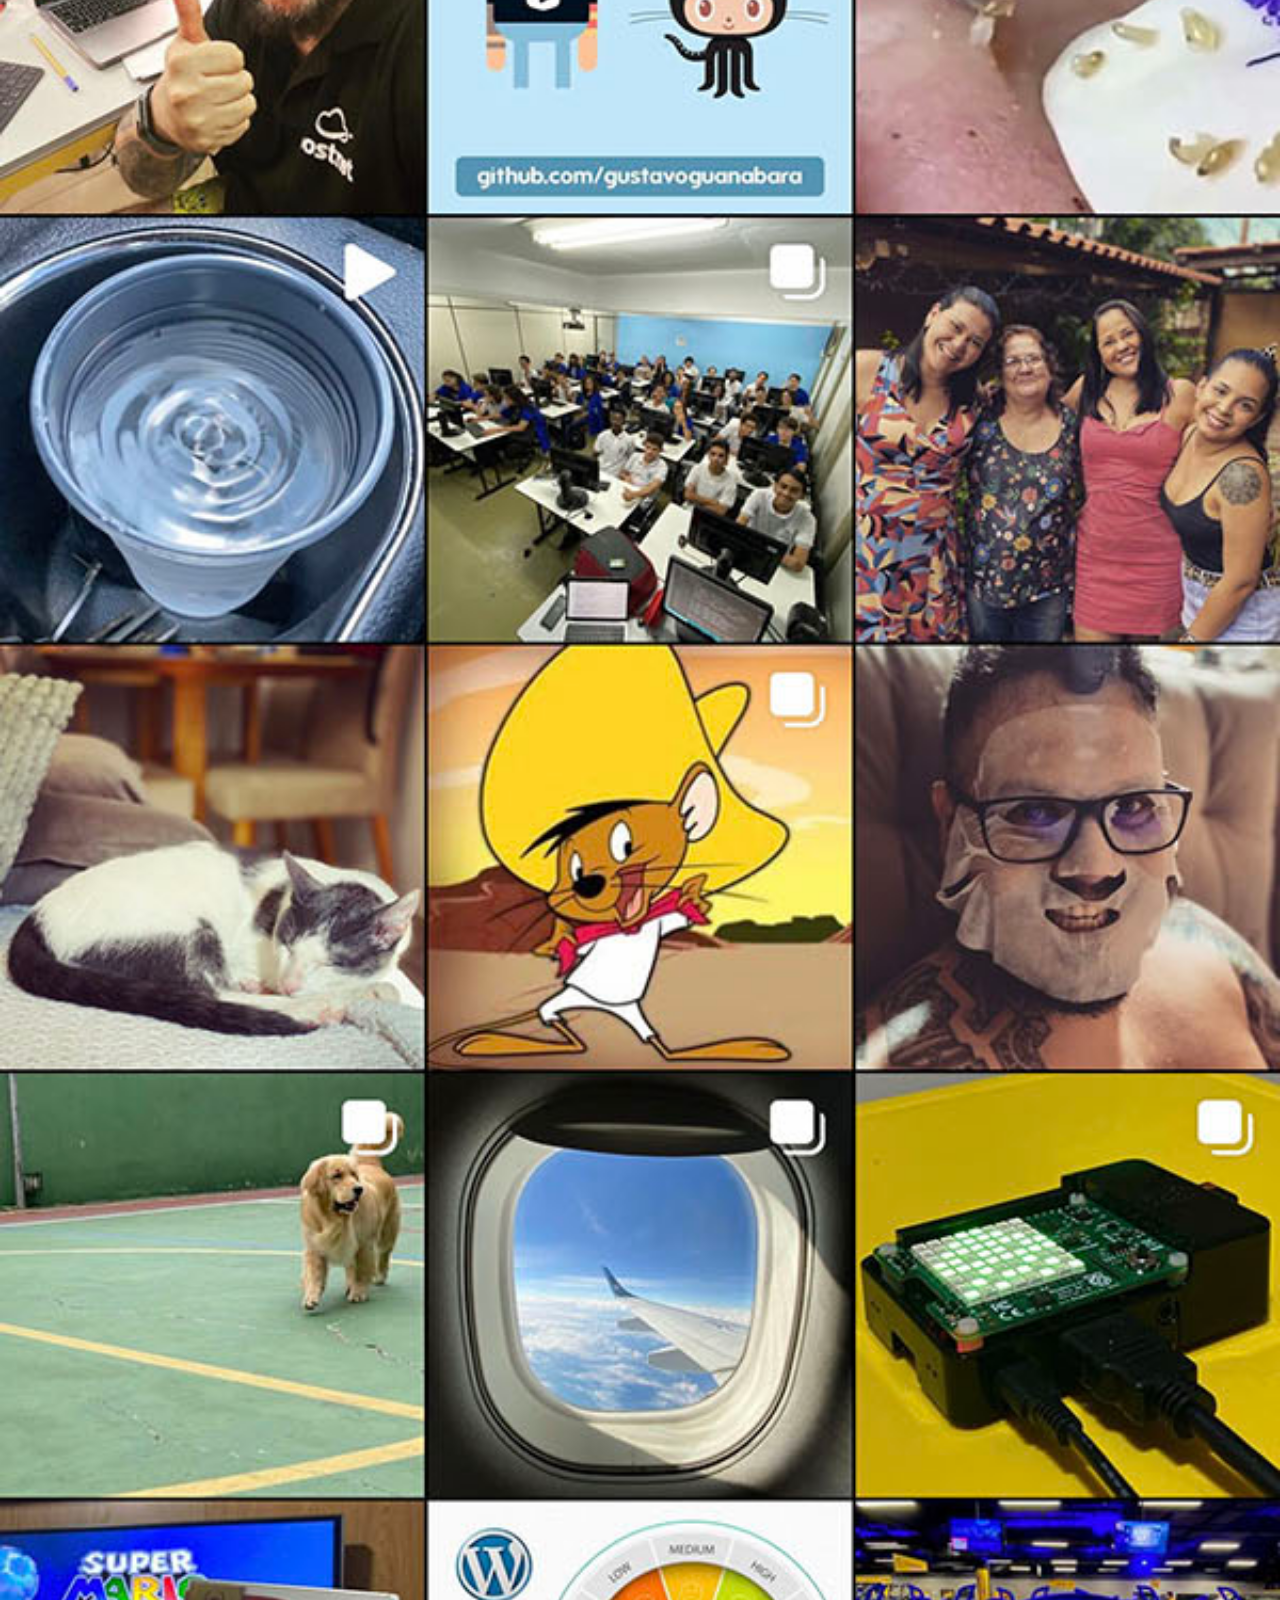
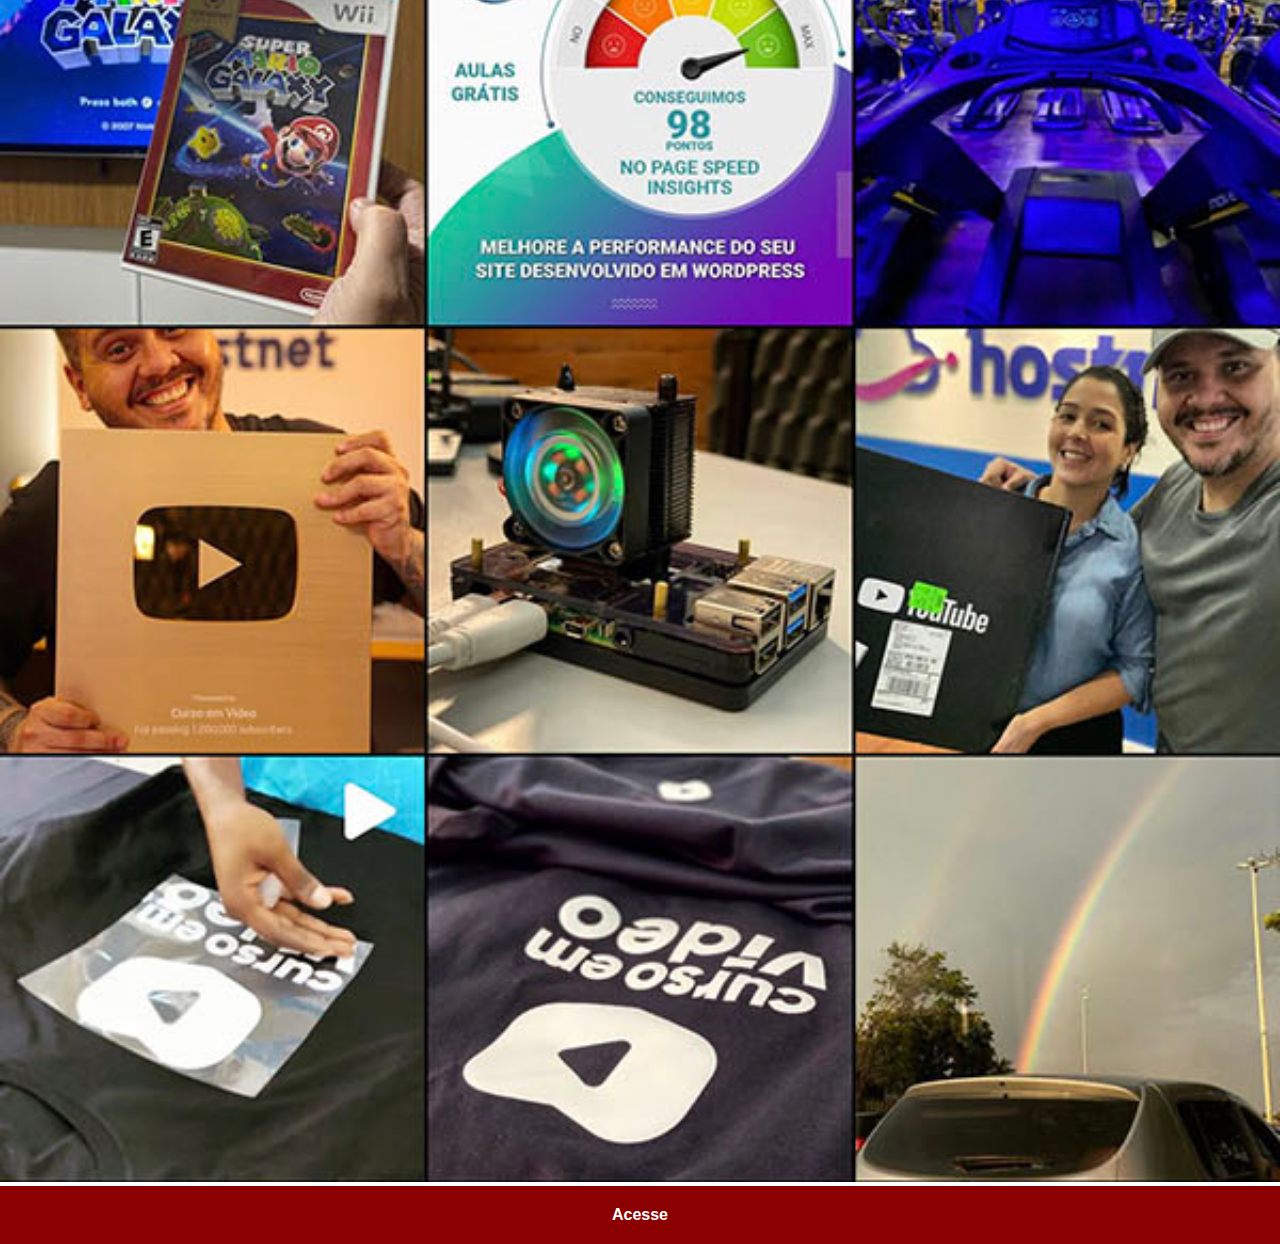
<file: instagram.html>
<!DOCTYPE html>
<html lang=pt-br>
<head>
    <meta charset="UTF-8">
    <meta http-equiv="X-UA-Compatible" content="IE=edge">
    <meta name="viewport" content="width=device-width, initial-scale=1.0">
    <link rel="stylesheet" href="./estilos/social.css">
    <title>Instagram</title>
</head>
<body>
    <img src="./imagens/tela-instagram.jpg" alt="Instagram">
    <a href="https://www.instagram.com/gustavoguanabara/" target="_blank">Acesse</a>
</body>
</html>
</file>
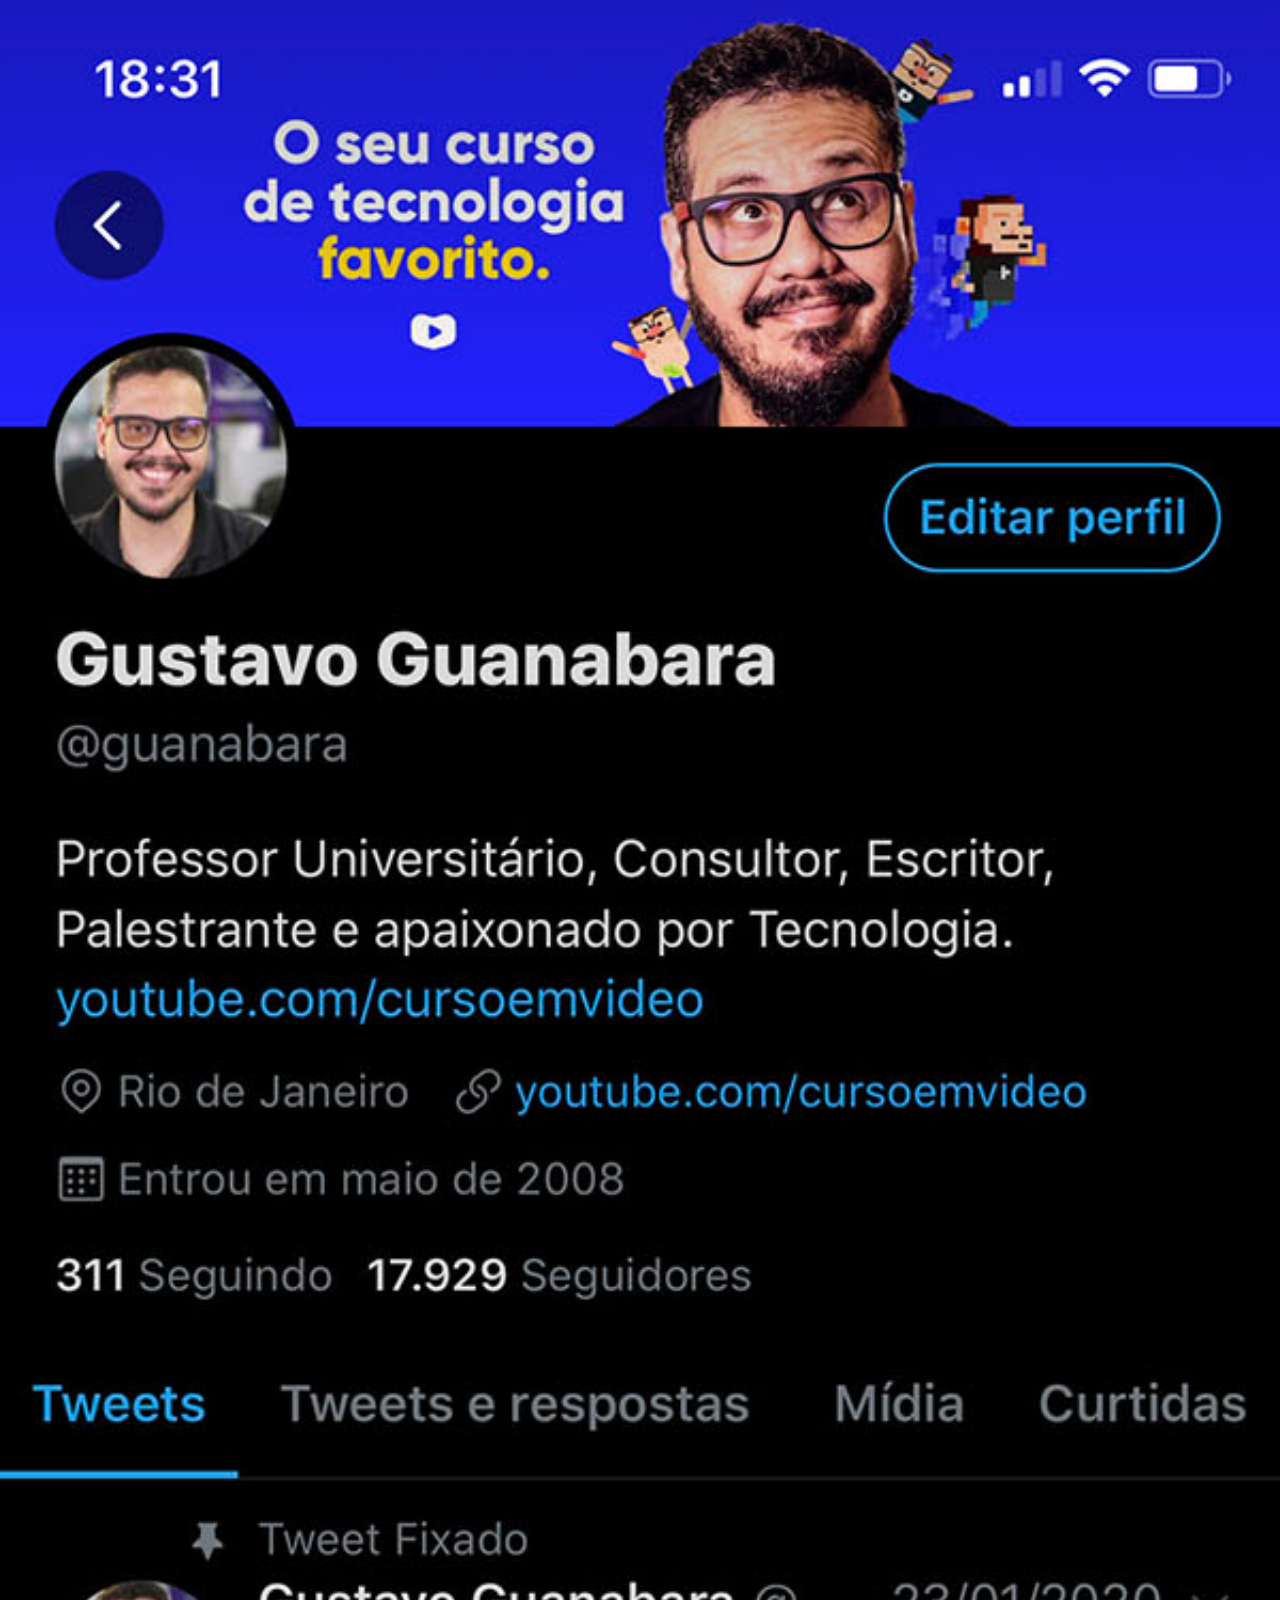
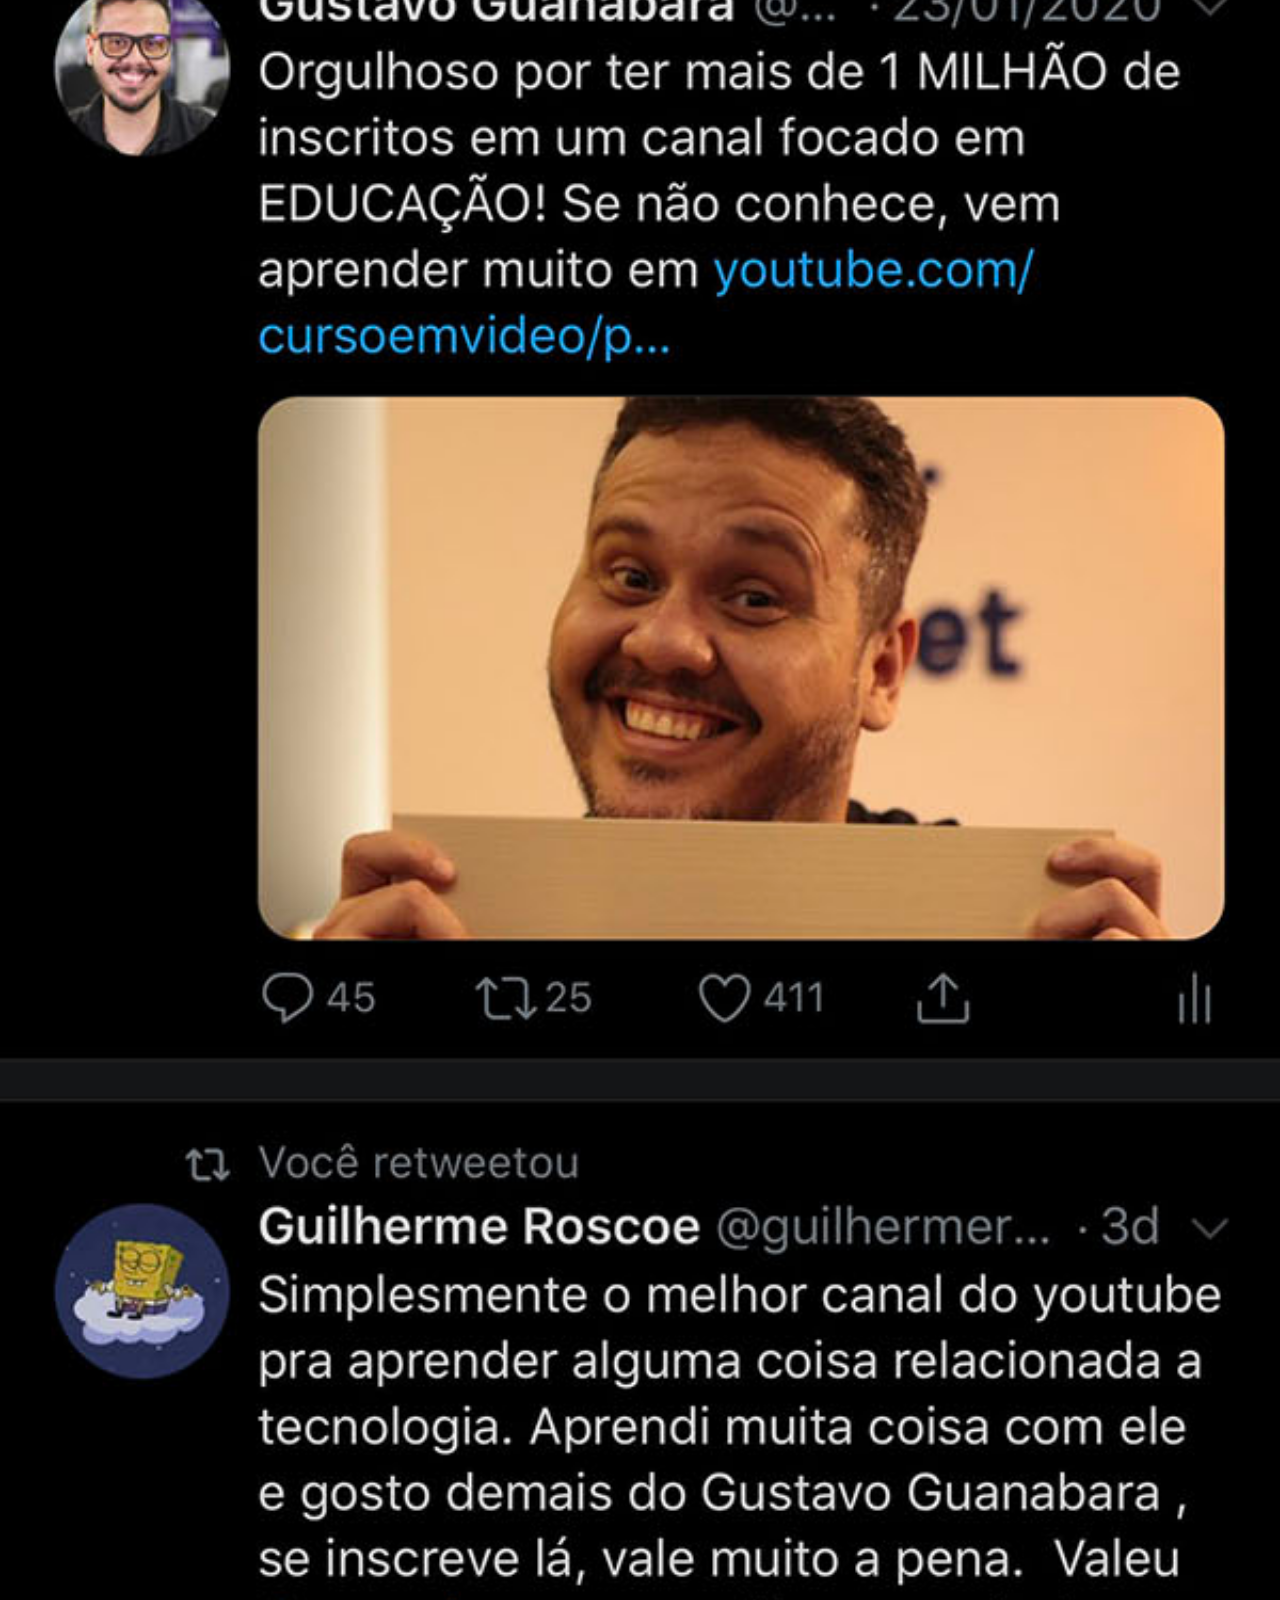
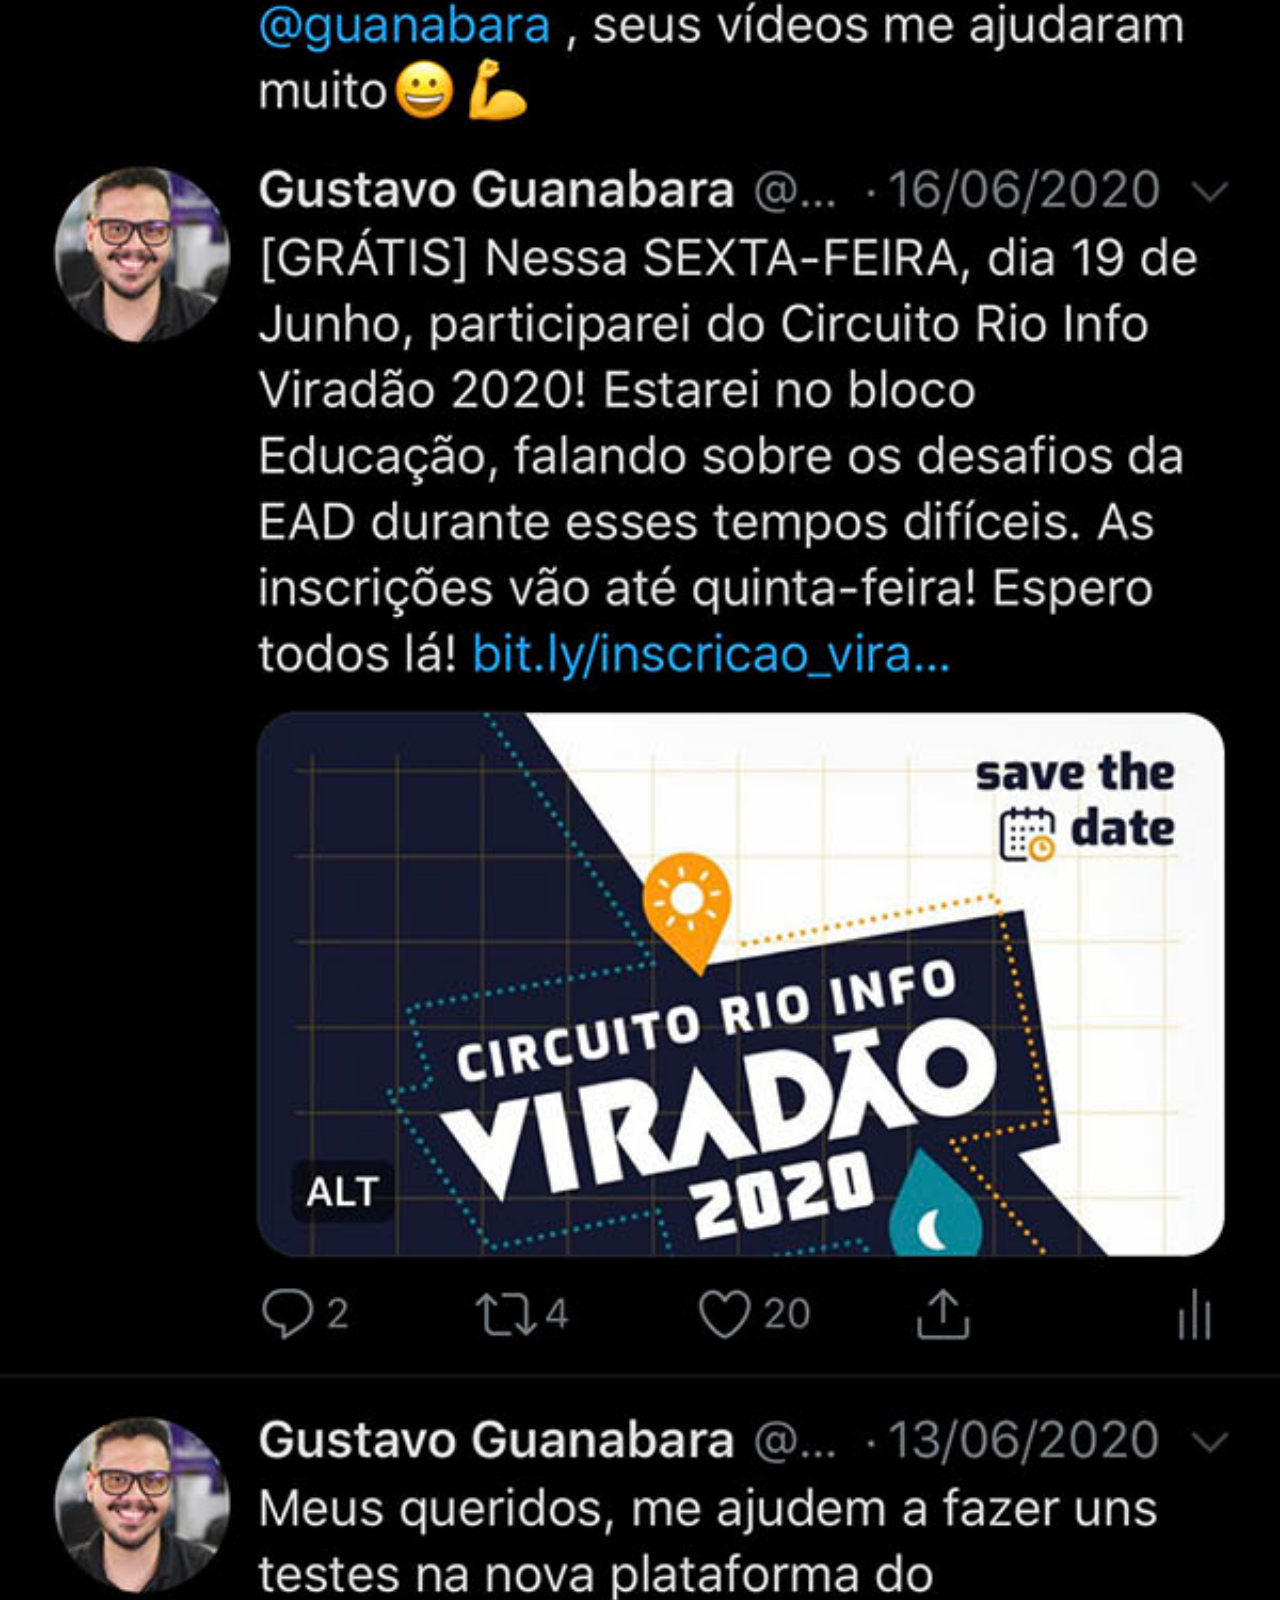
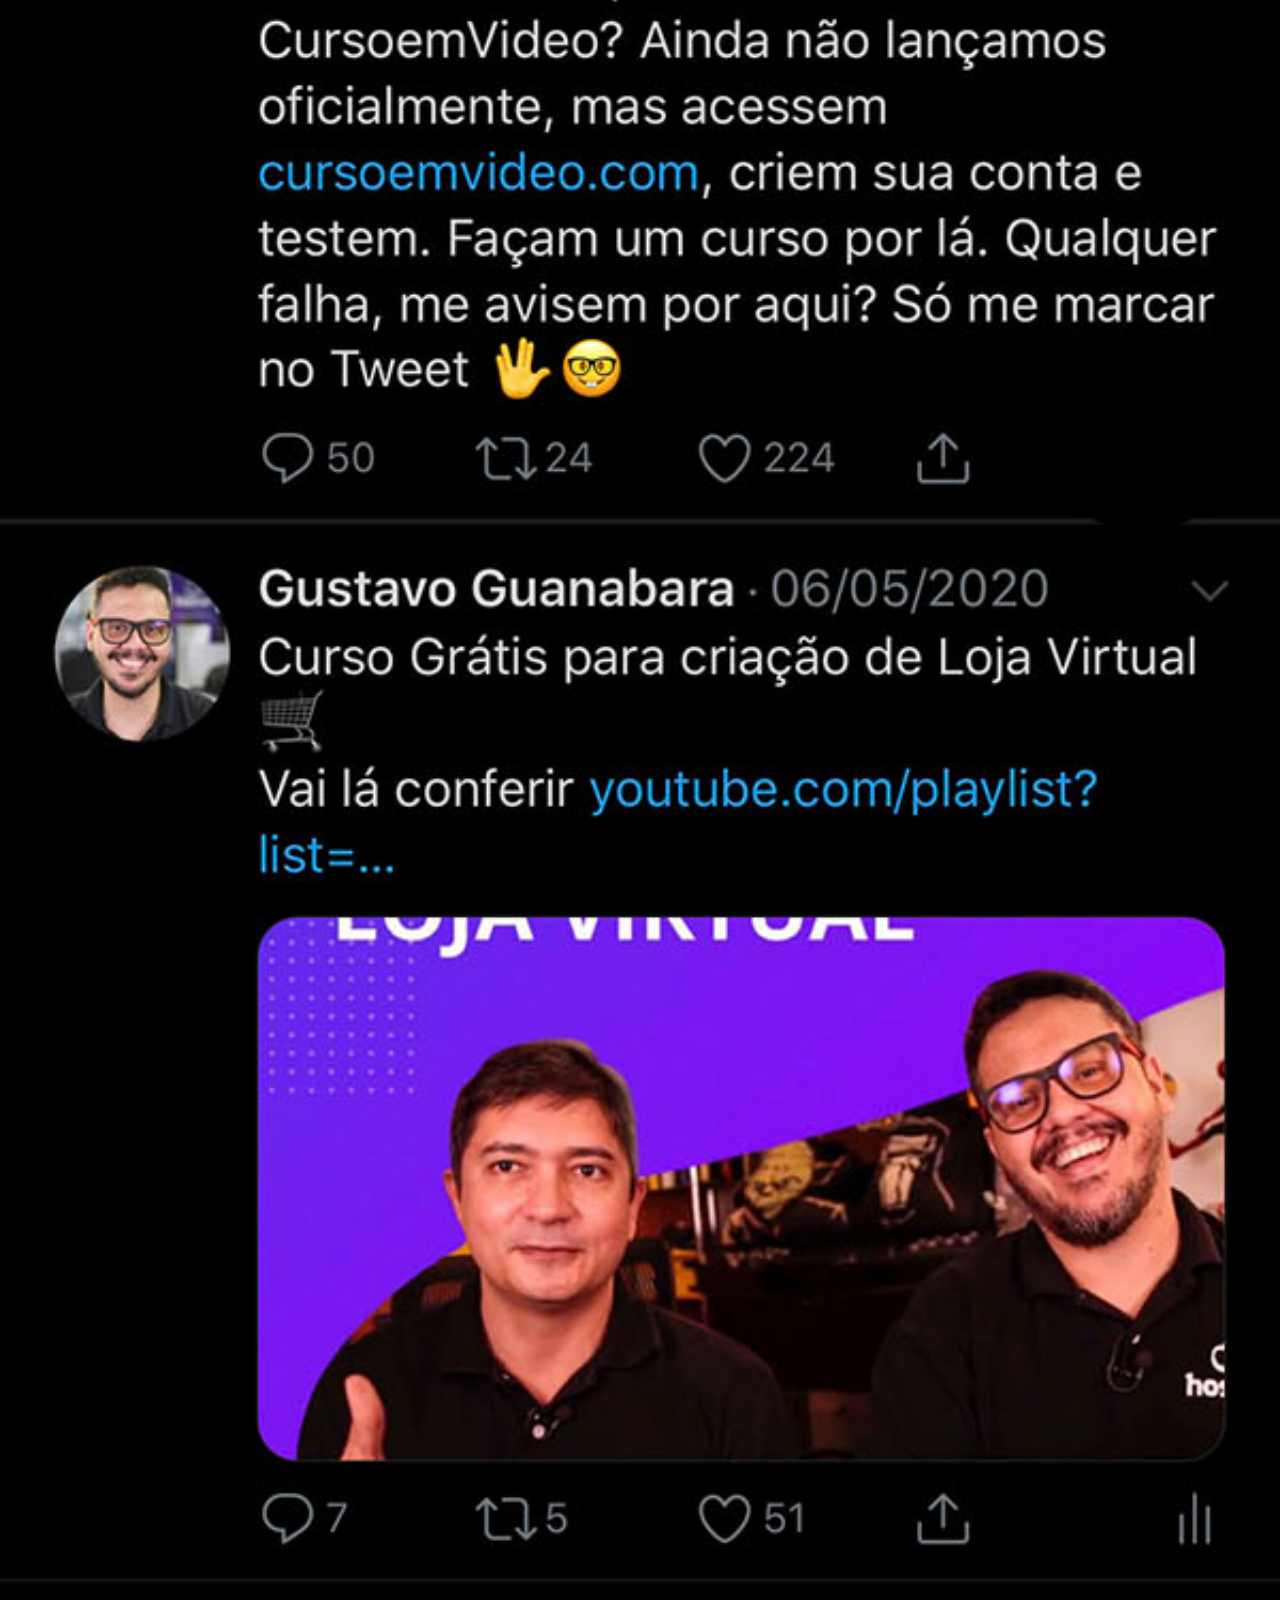
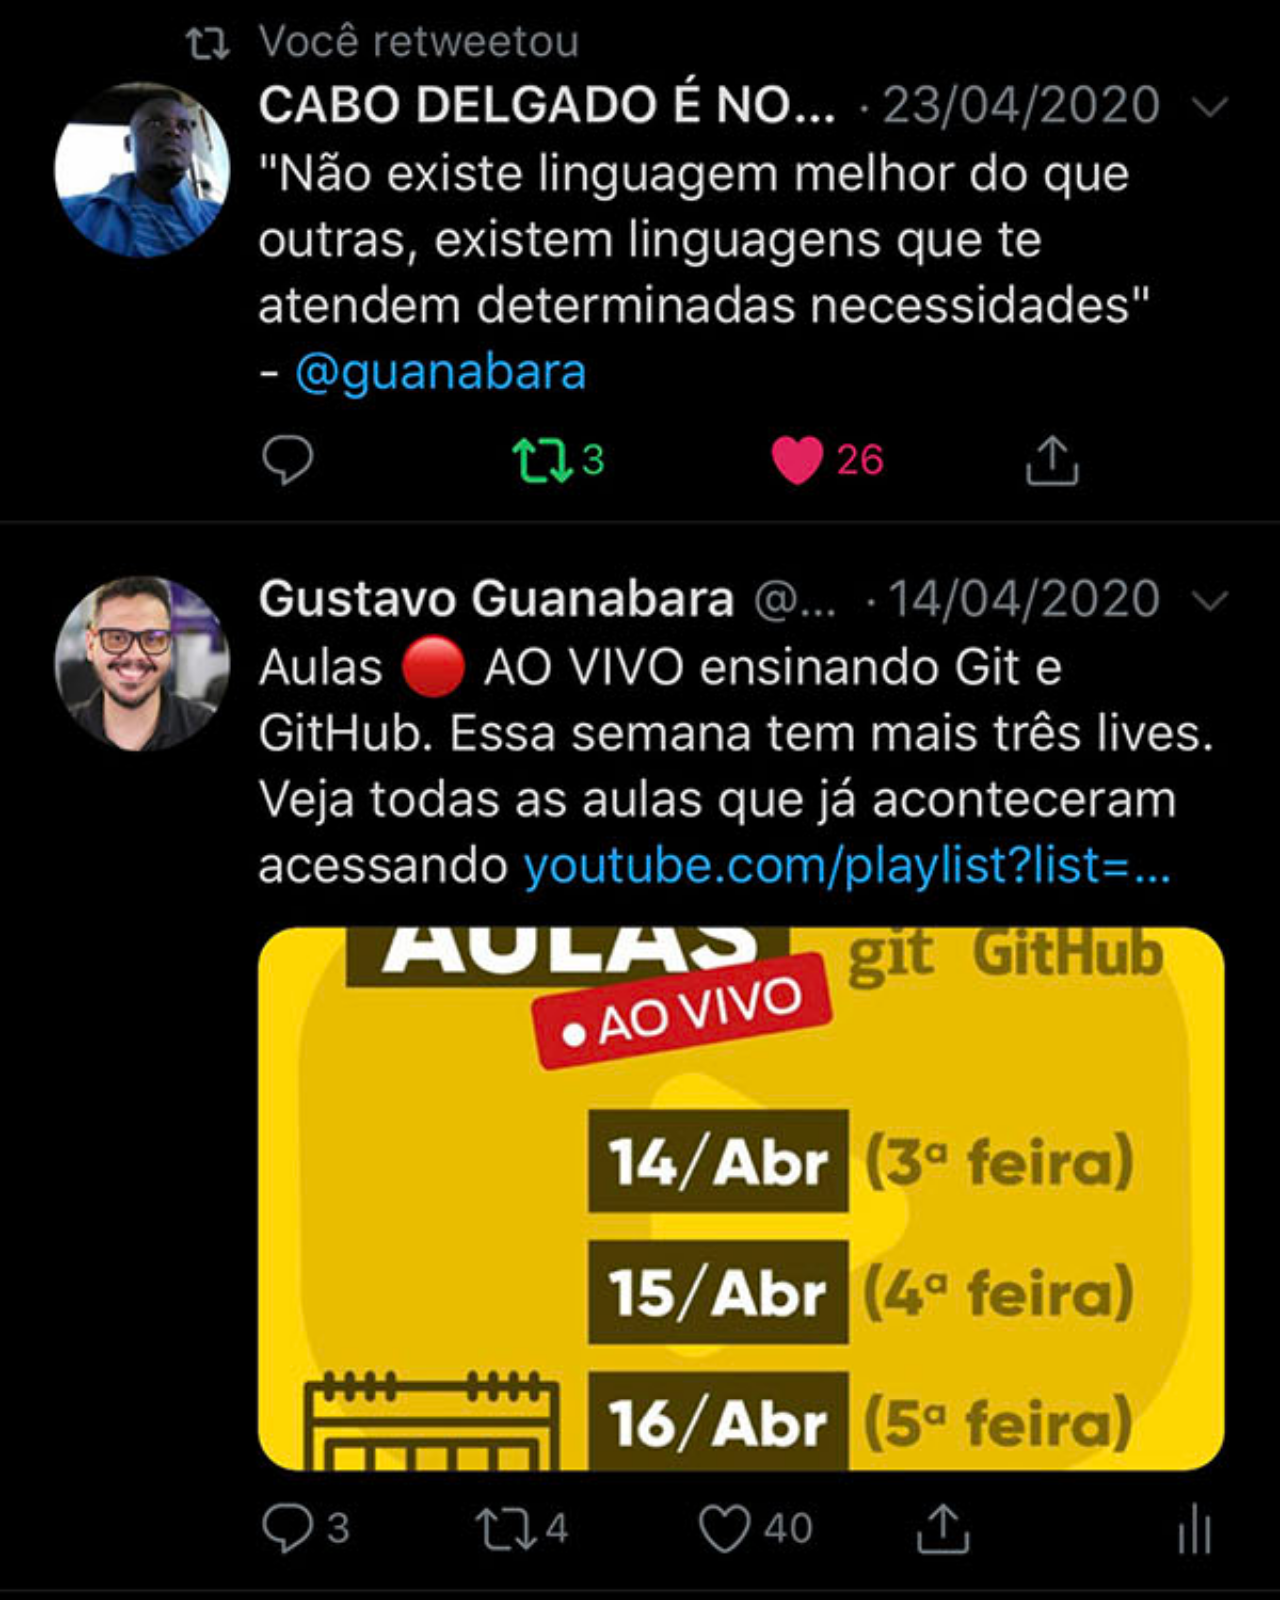
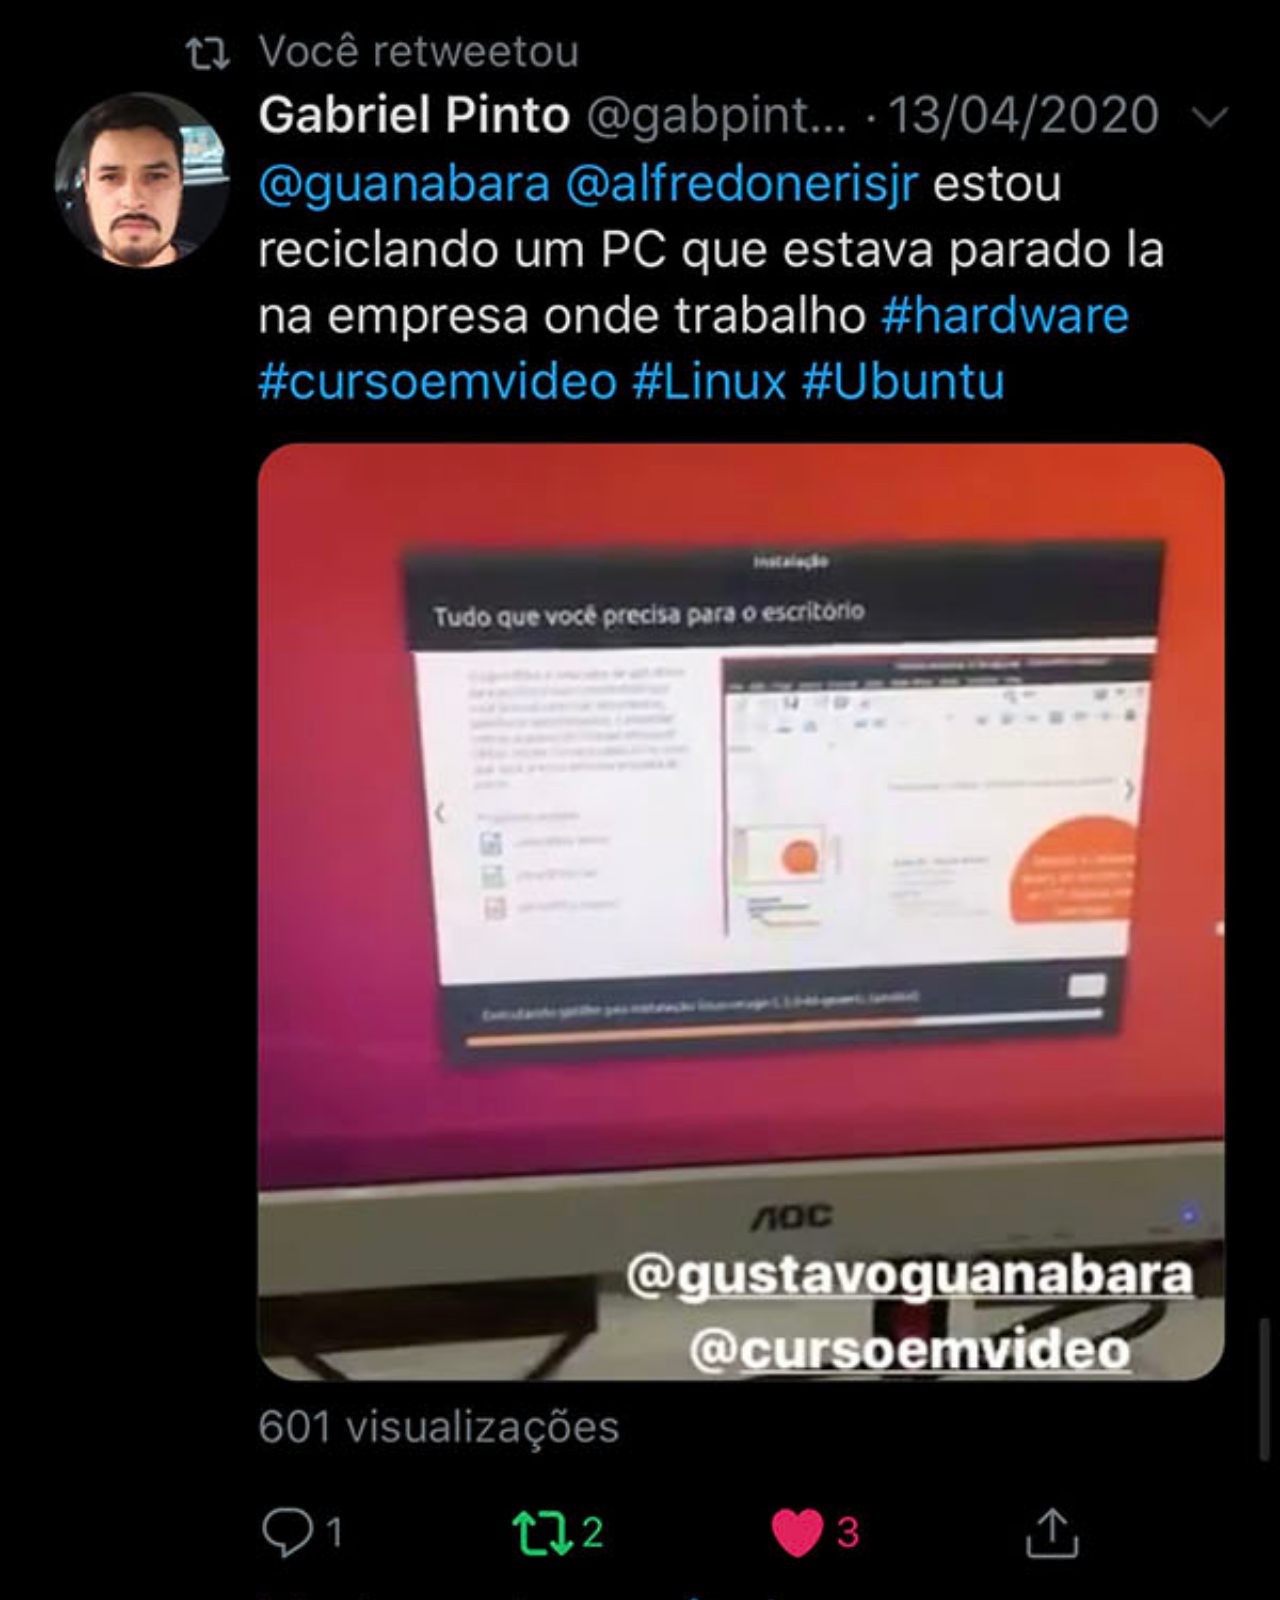
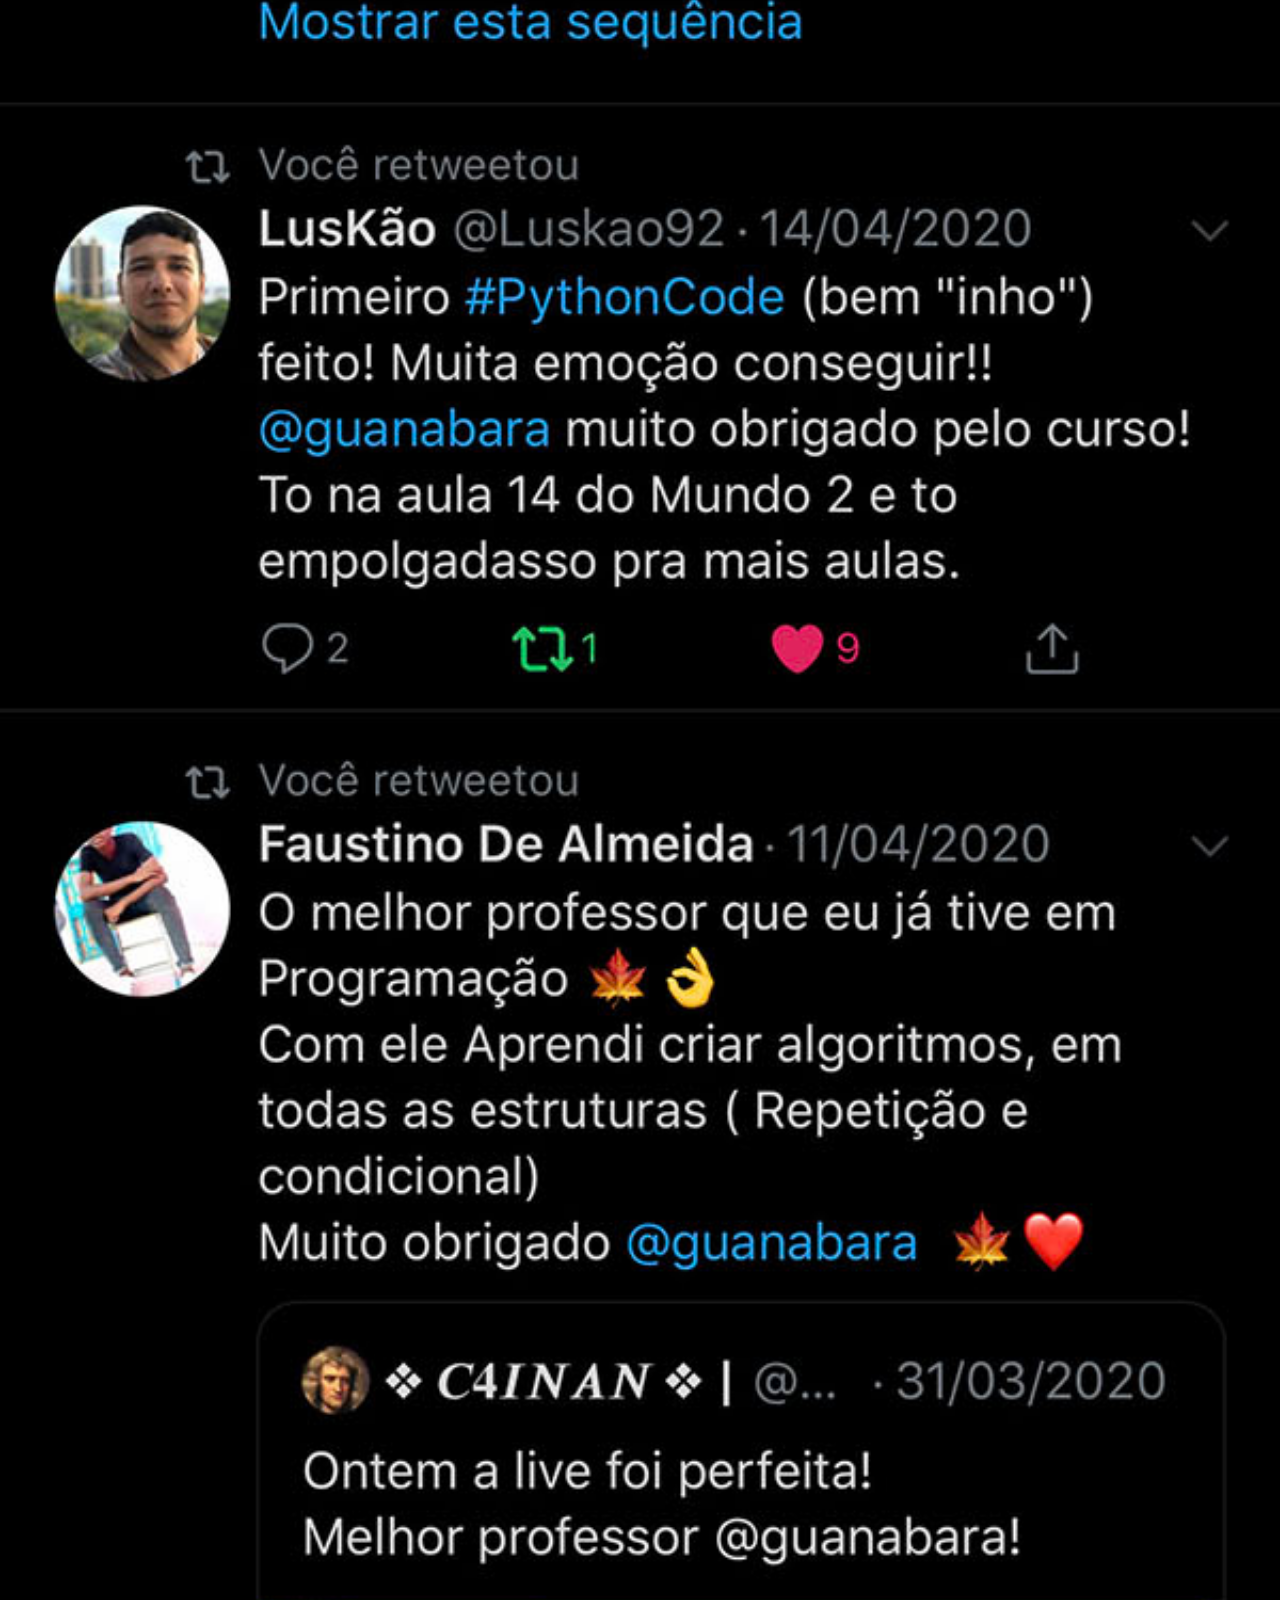
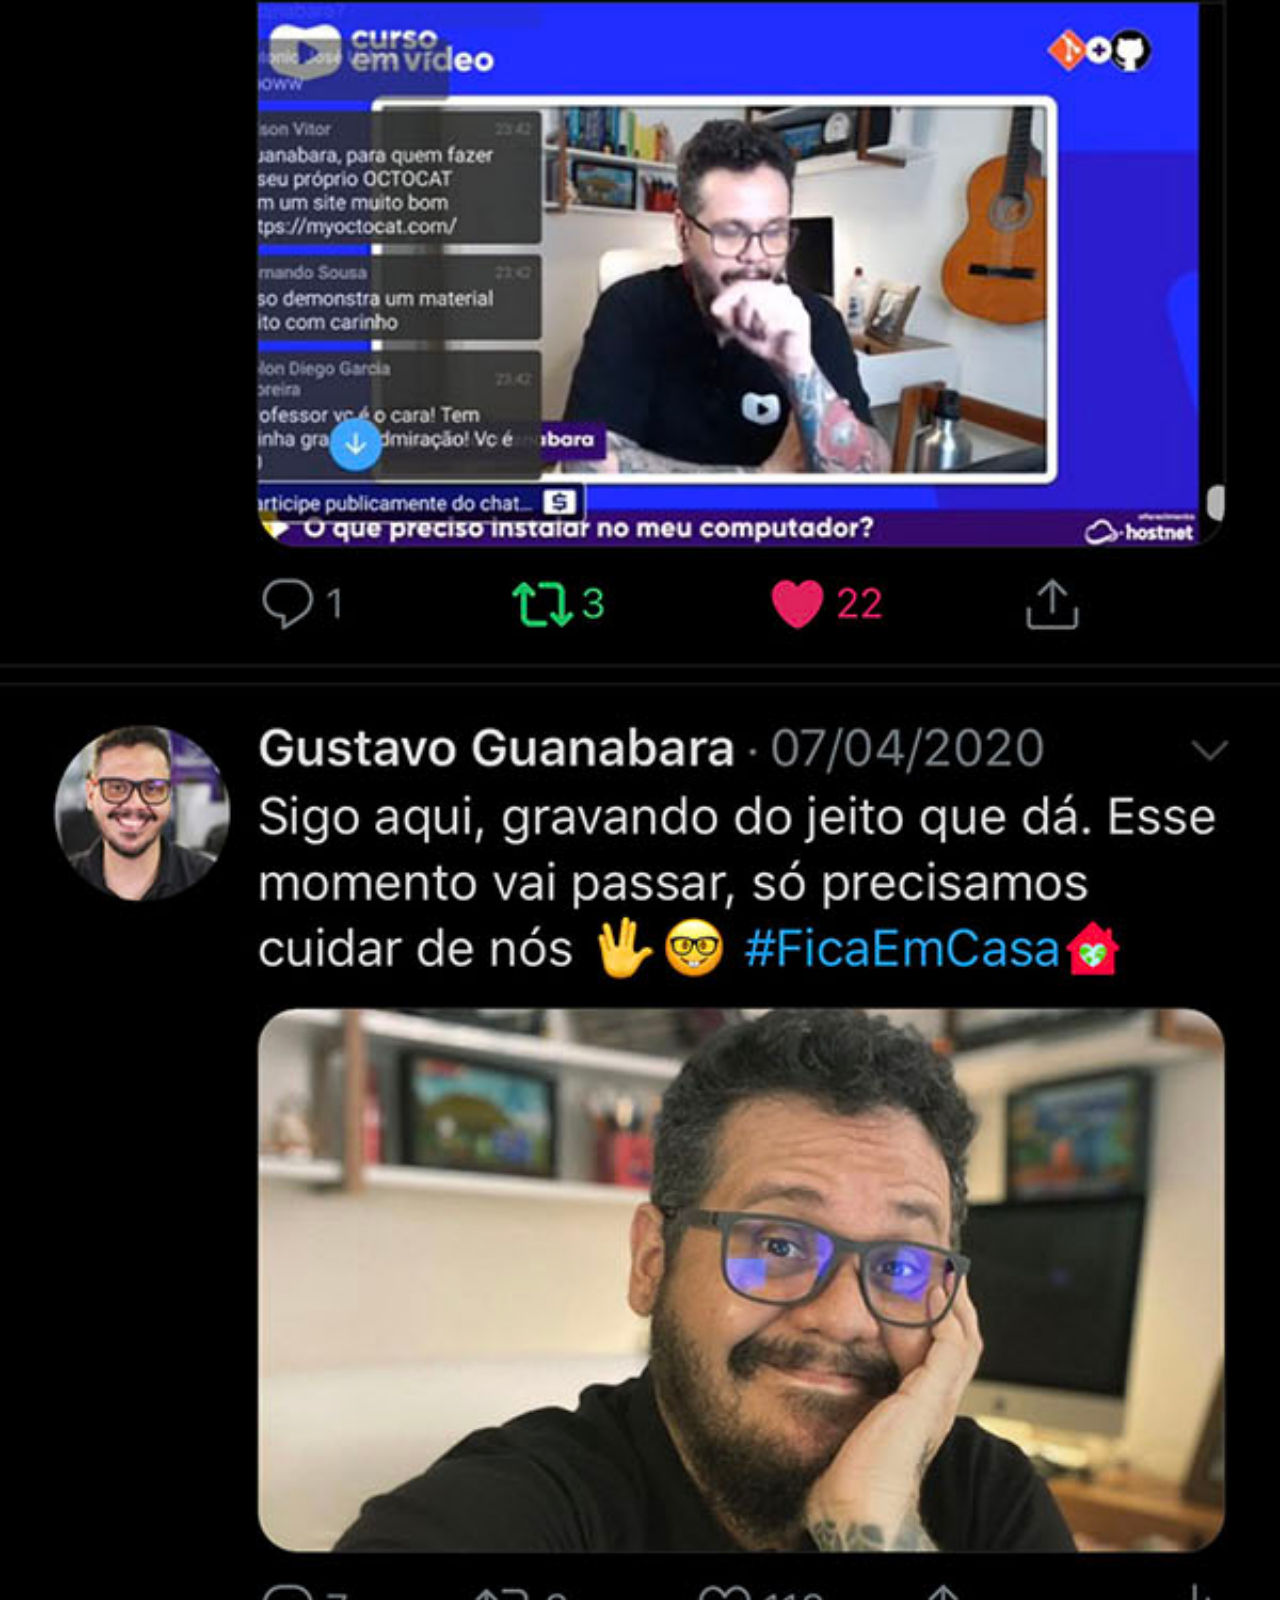
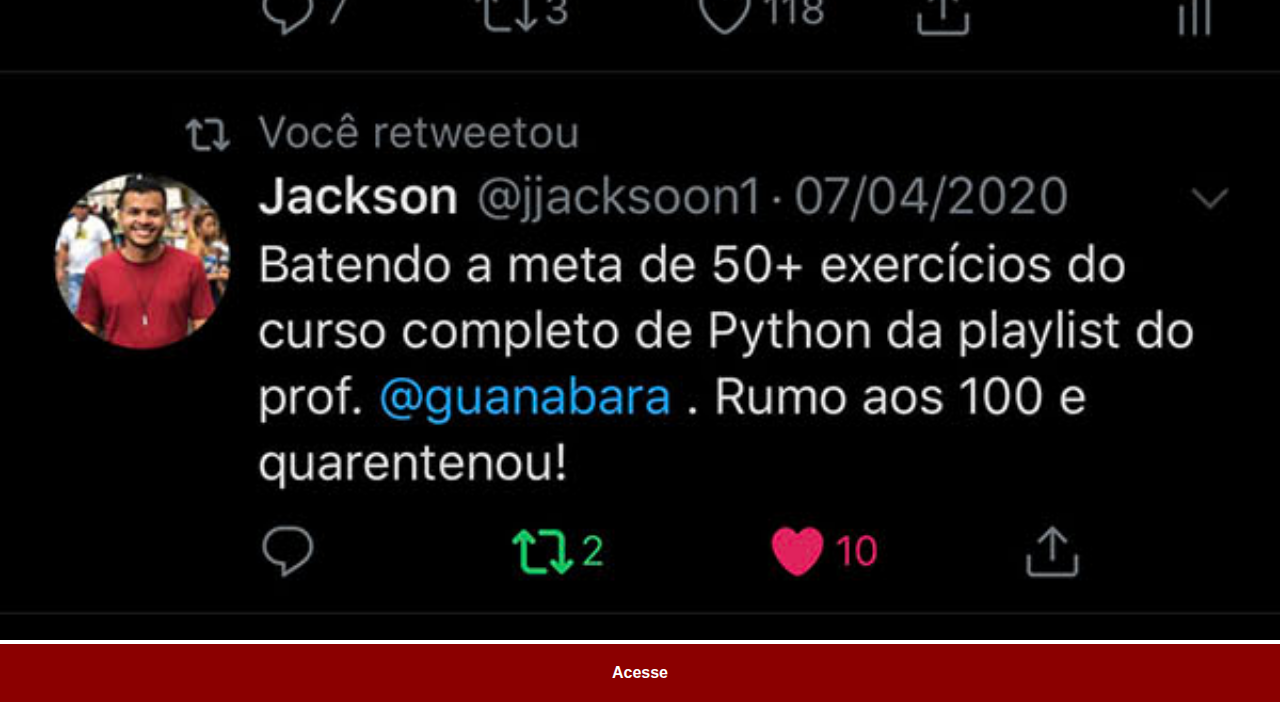
<file: twitter.html>
<!DOCTYPE html>
<html lang="pt-br">
<head>
    <meta charset="UTF-8">
    <meta http-equiv="X-UA-Compatible" content="IE=edge">
    <meta name="viewport" content="width=device-width, initial-scale=1.0">
    <link rel="stylesheet" href="estilos/social.css">
    <title>Twitter</title>
</head>
<body>
    <img src="./imagens/tela-twitter.jpg" alt="Twitter">
    <a href="https://twitter.com/guanabara?ref_src=twsrc%5Egoogle%7Ctwcamp%5Eserp%7Ctwgr%5Eauthor" target="_blank">Acesse</a>
</body>
</html>
</file>
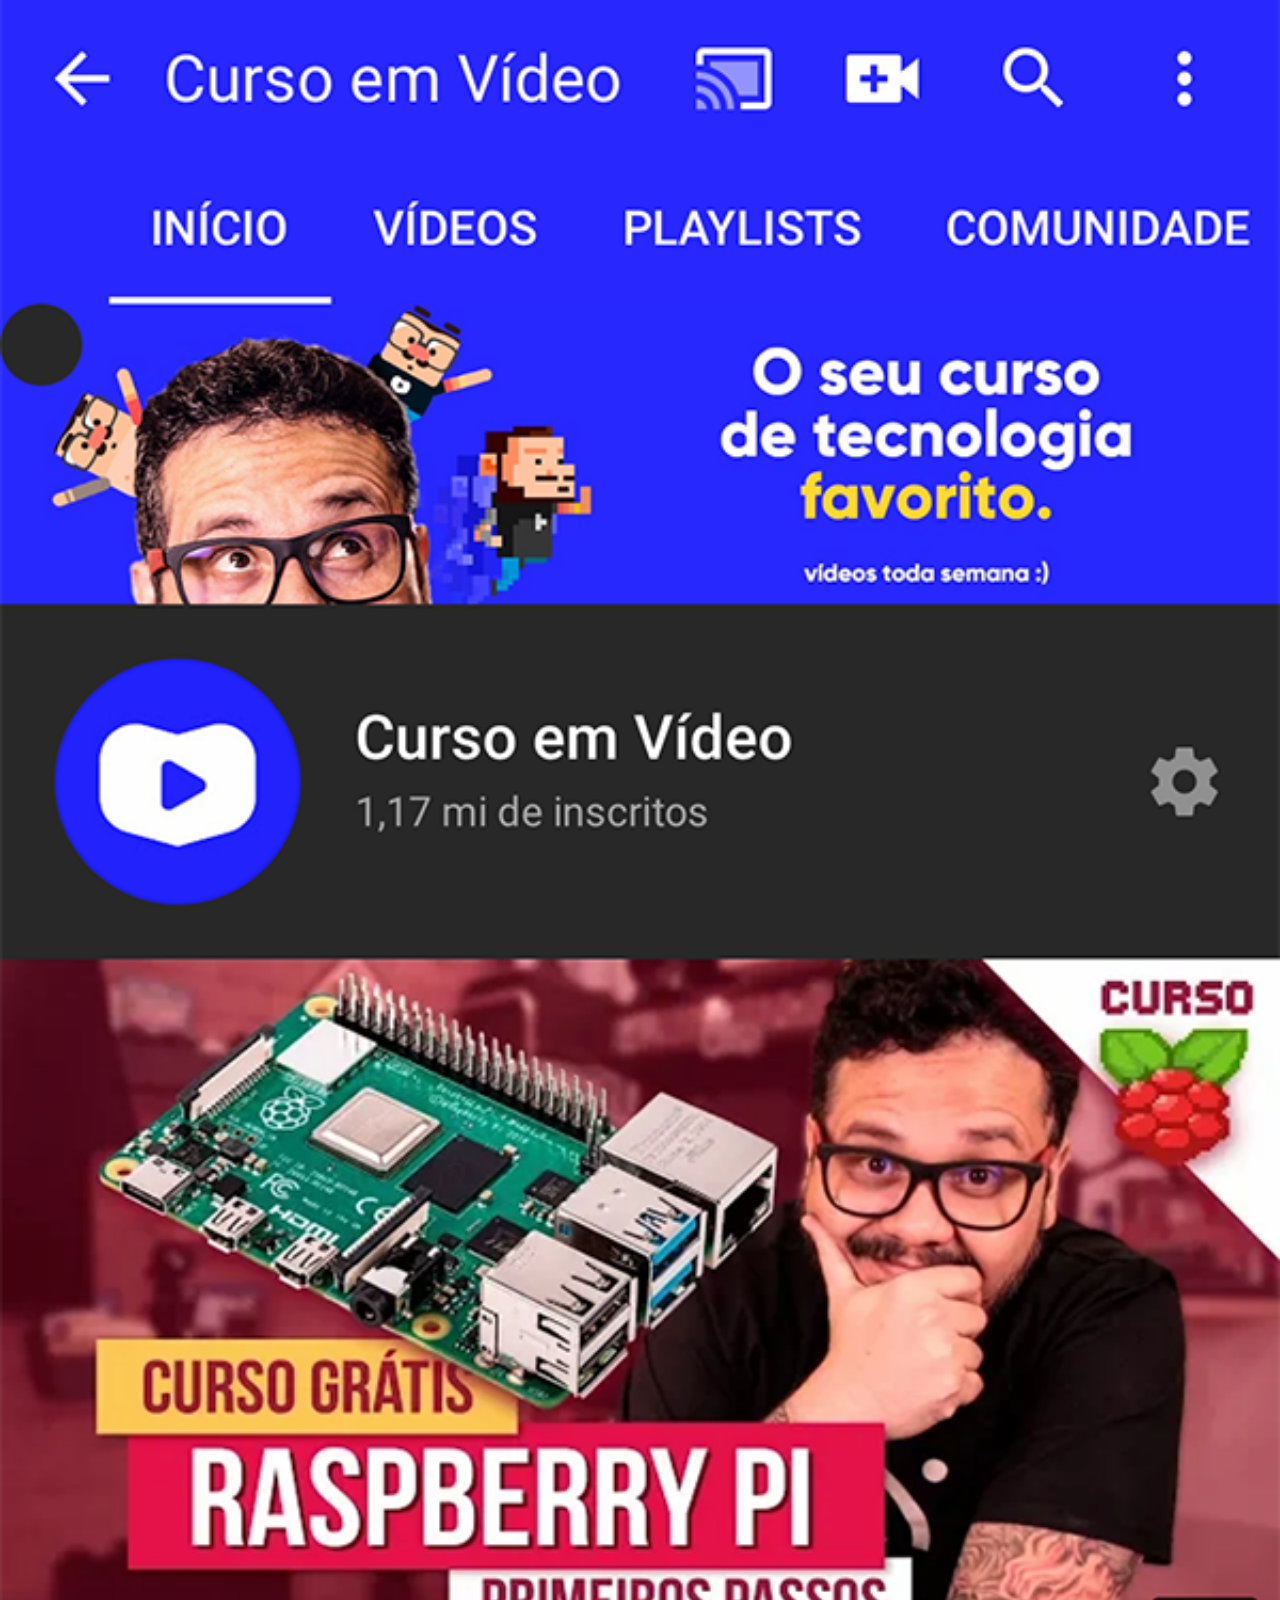
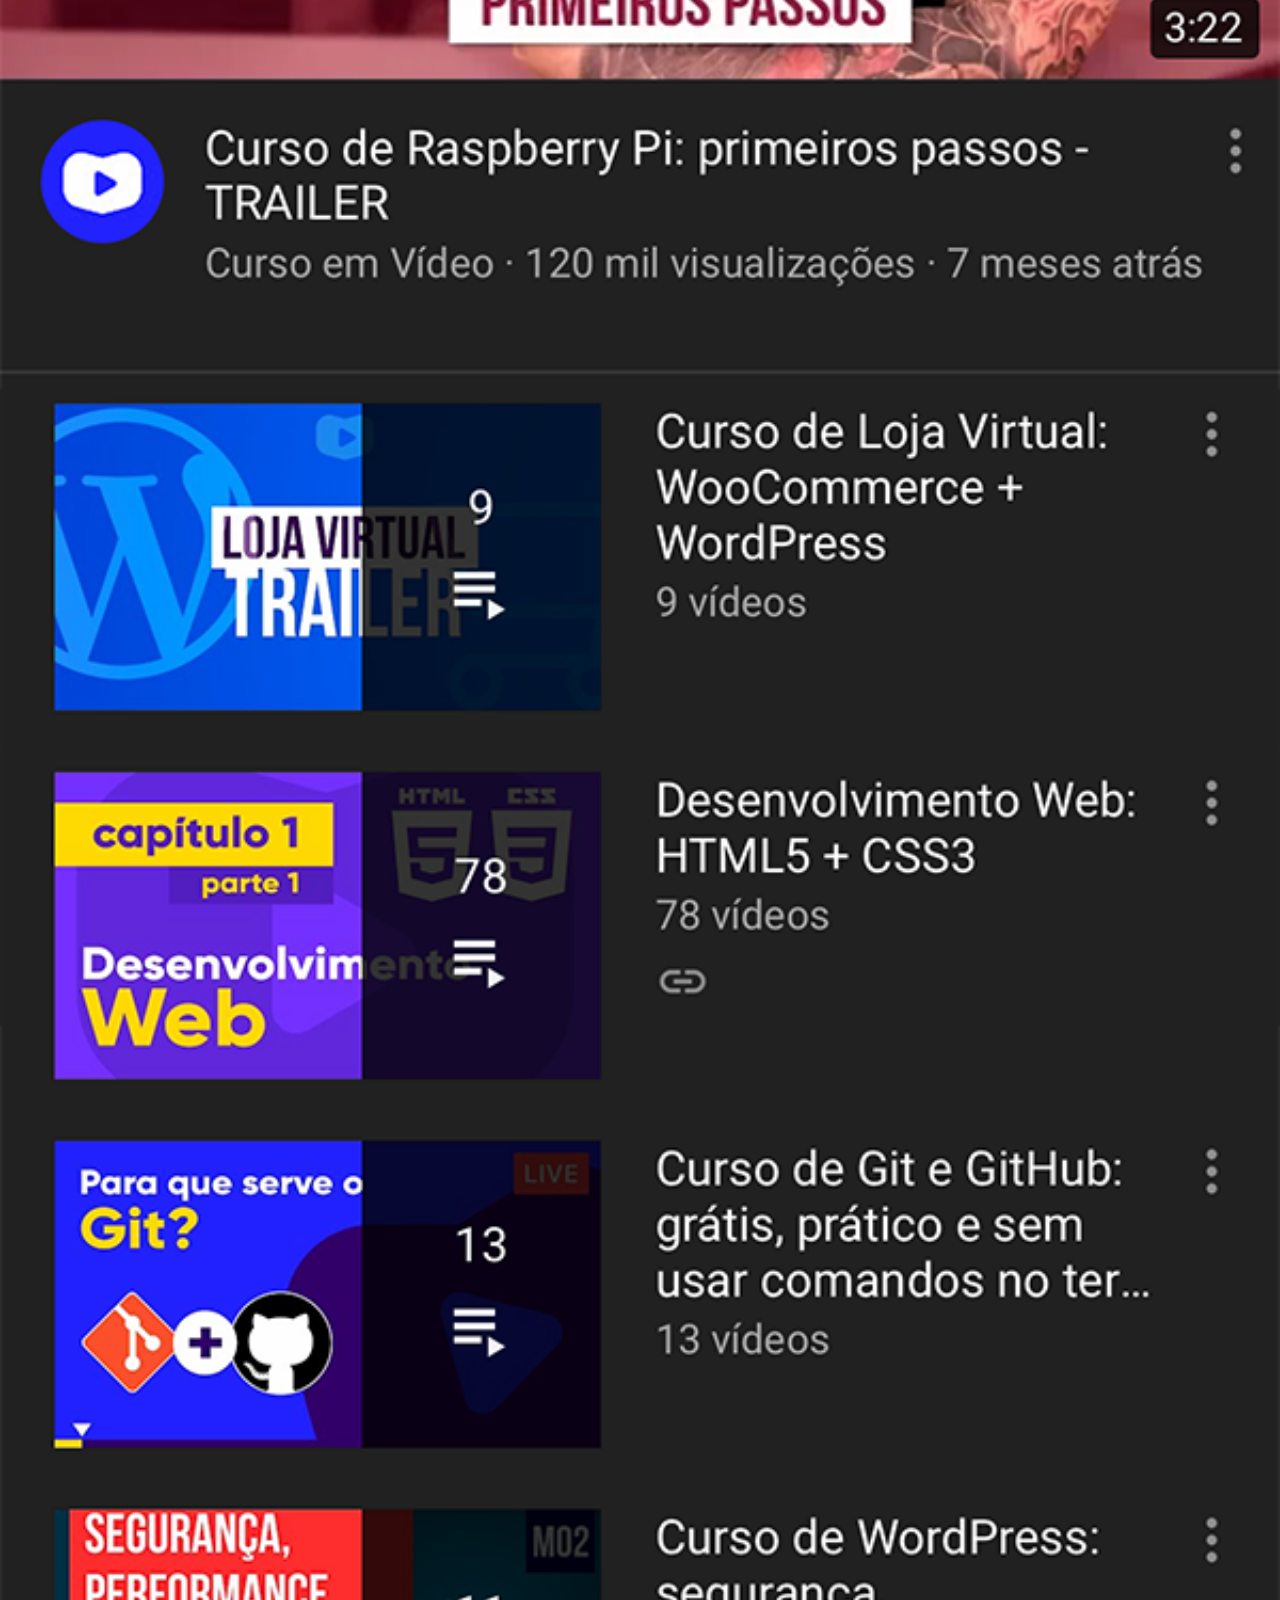
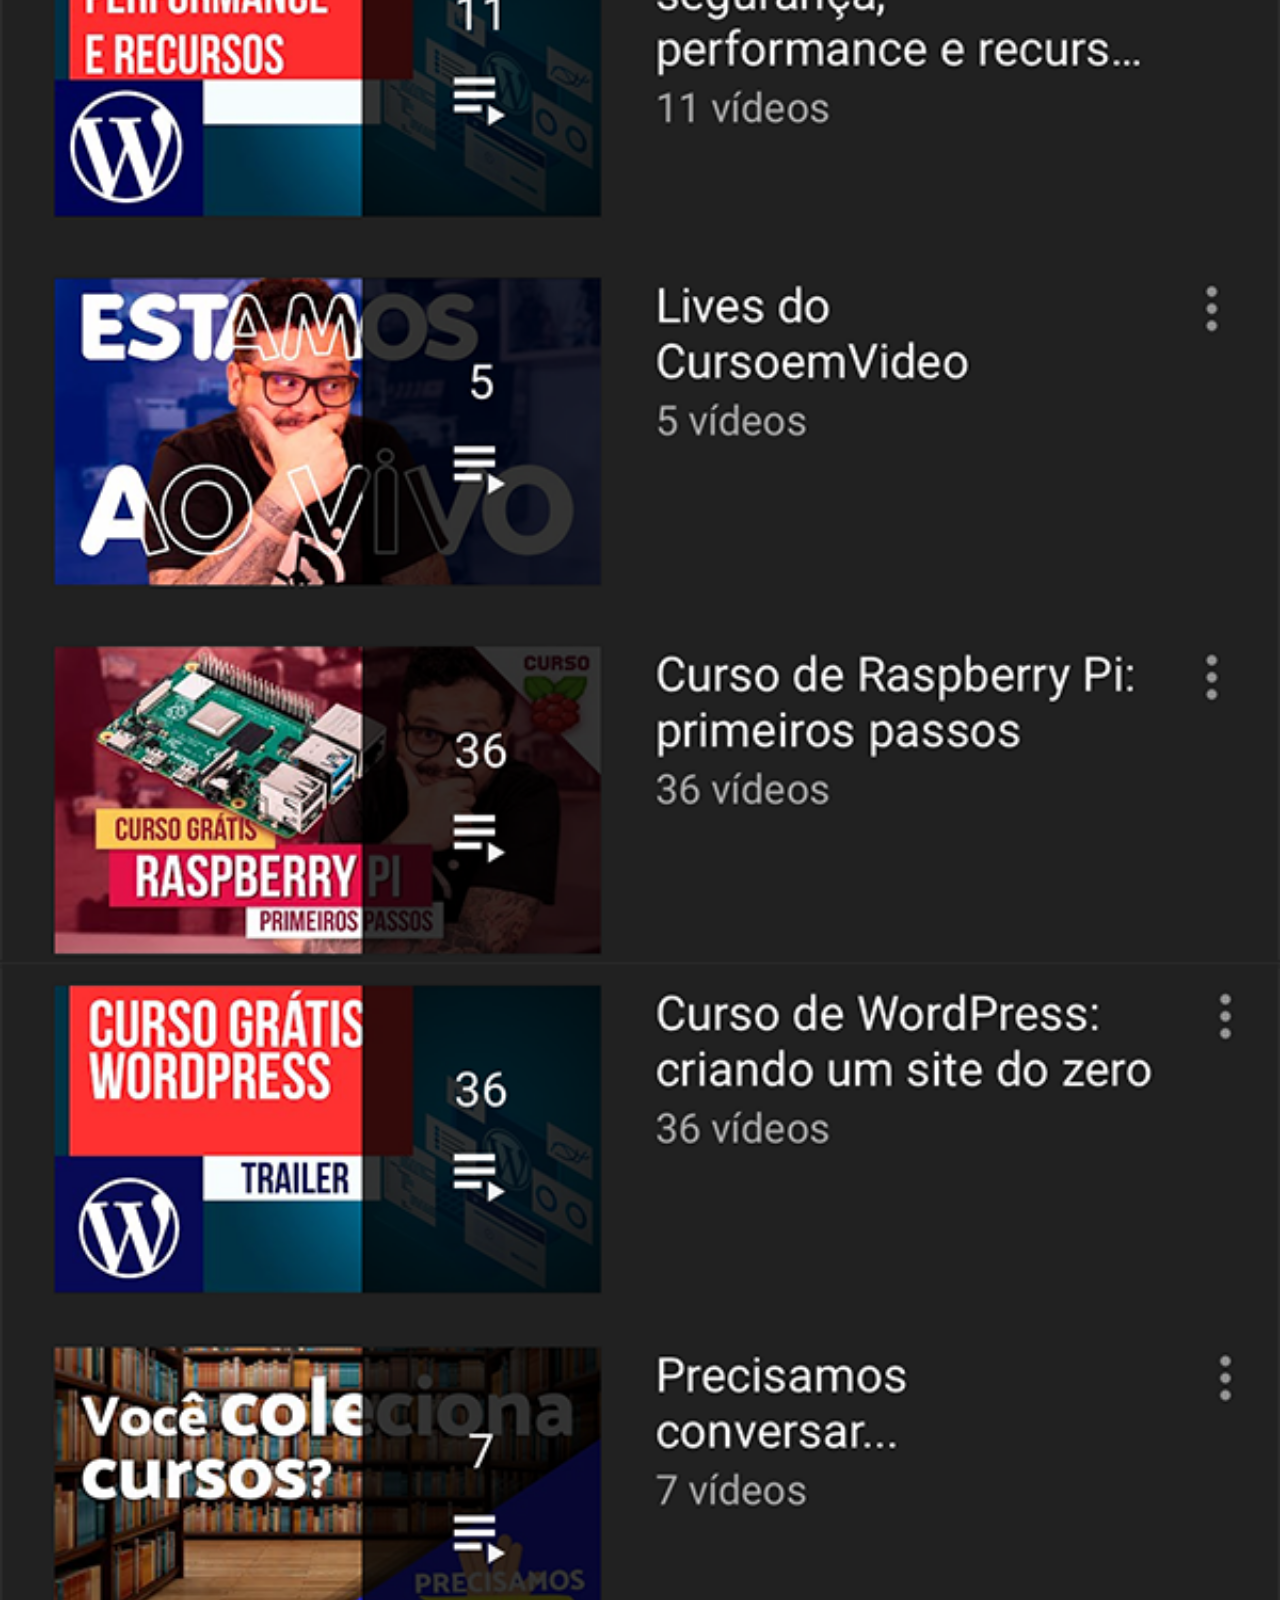
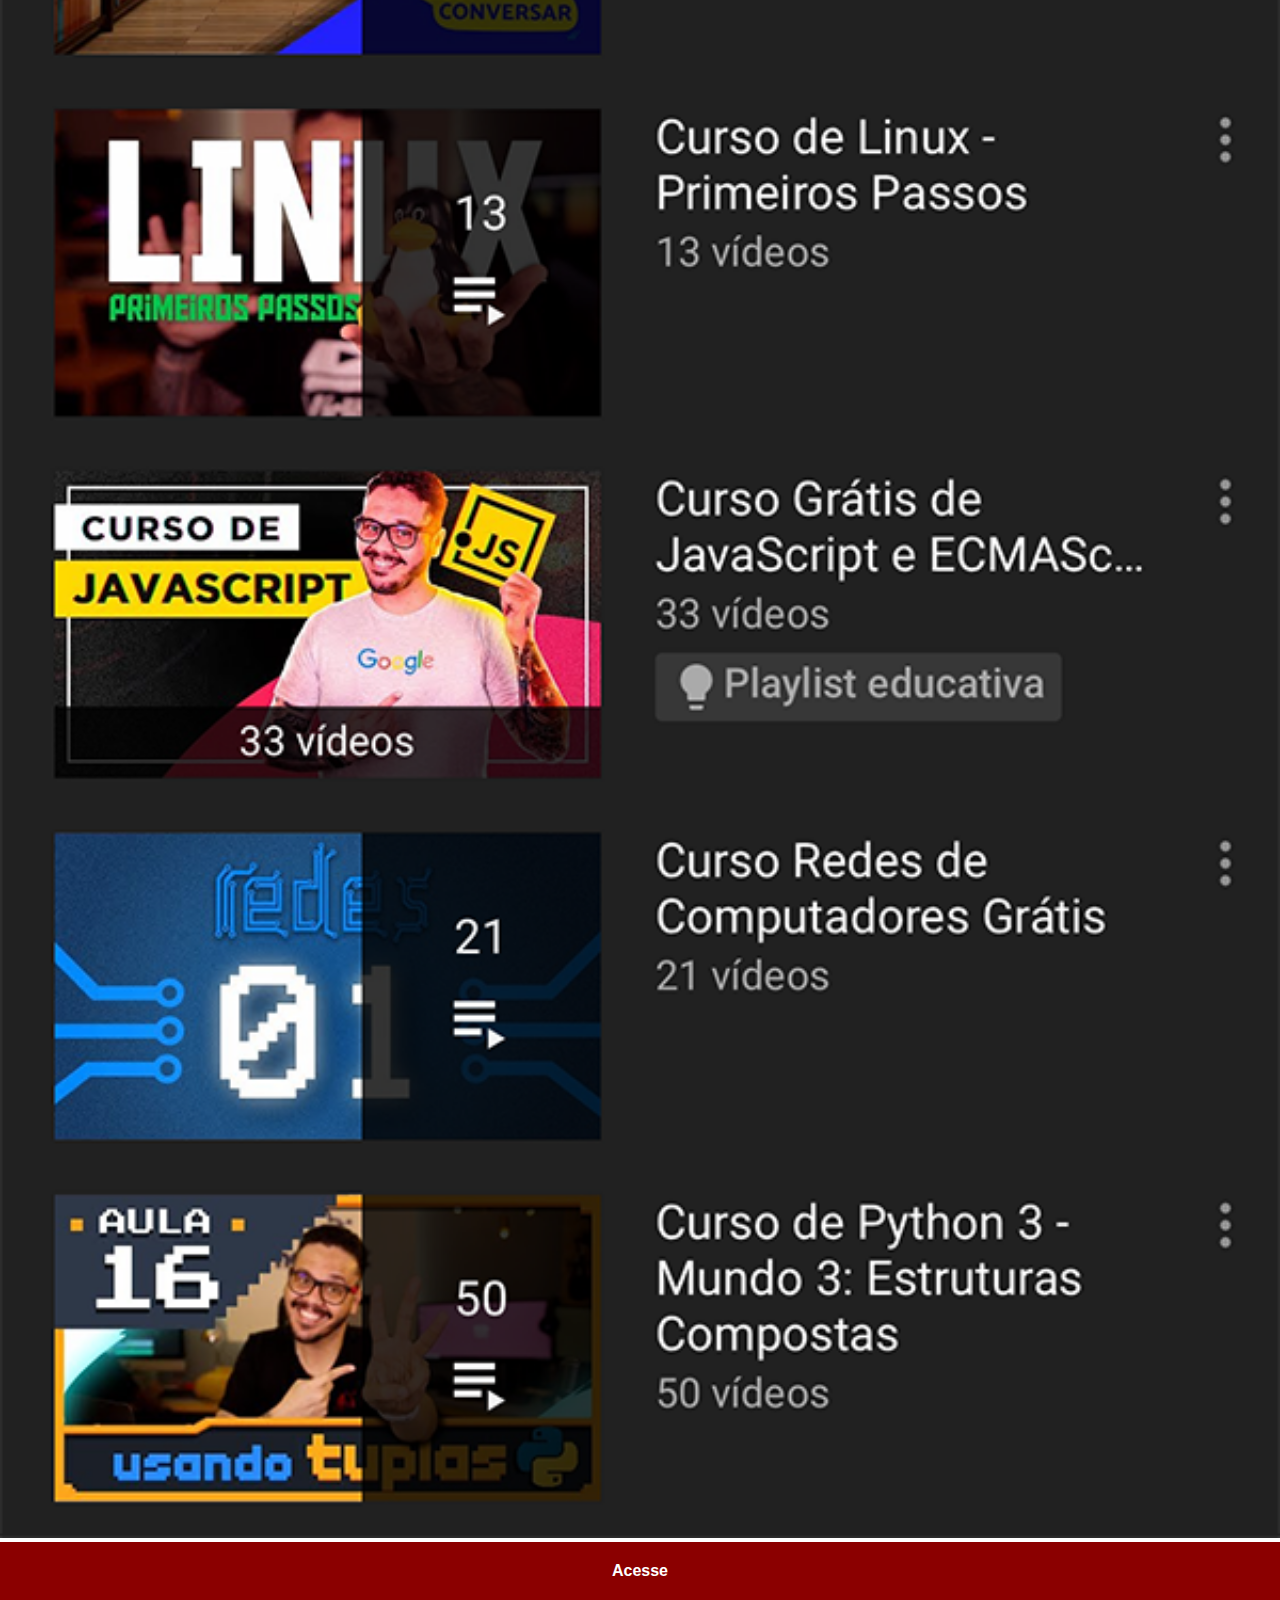
<file: youtube.html>
<!DOCTYPE html>
<html lang="pt-br">
<head>
    <meta charset="UTF-8">
    <meta http-equiv="X-UA-Compatible" content="IE=edge">
    <meta name="viewport" content="width=device-width, initial-scale=1.0">
    <link rel="stylesheet" href="estilos/social.css">
    <title>YouTube</title>
</head>
<body>
    <img src="./imagens/tela-youtube.png" alt="YouTube">
    <a href="https://youtube.com/cursoemvideo/playlists" target="_blank">Acesse</a>
</body>
</html>
</file>
<file: estilos/style.css>
@charset "UTF-8";

*{
    margin: 0px;
    padding: 0px;
    font-family: Arial, Helvetica, sans-serif;
}

html, body{
    height: 100vh;
    width: 100vw;
    background-color: black;
}

body{
    background: url('../imagens/fundo-madeira.jpg') no-repeat top center fixed;
    background-size: cover;
}

main{
    position: relative;
    height: 100vh;
}

section#telefone{
    position: absolute;
    top: 50%;
    left: 50%;
    transform: translate(-50%, -50%);
    height: 627px;
    width: 311px;
    background: url('../imagens/frame-iphone.png') no-repeat;
}

iframe#tela{
    position: relative;
    top: 80px;
    left: 22px;
    width: 267px;
    height: 471px;
}

section#redes-sociais img{
    width: 50px;
    margin: 10px;
    border-radius: 50%;
    box-shadow: 2px 2px 5px rgba(0, 0, 0, 0.400);
    box-sizing: border-box;
}

section#redes-sociais img:hover{
    border: 2px solid white;
    transform: translate(-2px, -2px);
    box-shadow: 5px 5px 10px black;
    transition: 0.5s;
}
</file>
<file: estilos/social.css>
@charset "UTF-8";

*{
    margin: 0px;
    padding: 0px;
    font-family: Arial, Helvetica, sans-serif;
}

::-webkit-scrollbar{
    width: 0px;
    height: 0px;
}

img{
    width: 100vw;
}

a{
    display: block;
    background-color: darkred;
    color: white;
    padding: 20px;
    text-align: center;
    text-decoration: none;
    font-weight: bold;
}

a:hover{
    background-color: red;
    transition: 1s;
    text-decoration: underline;
}
</file>
